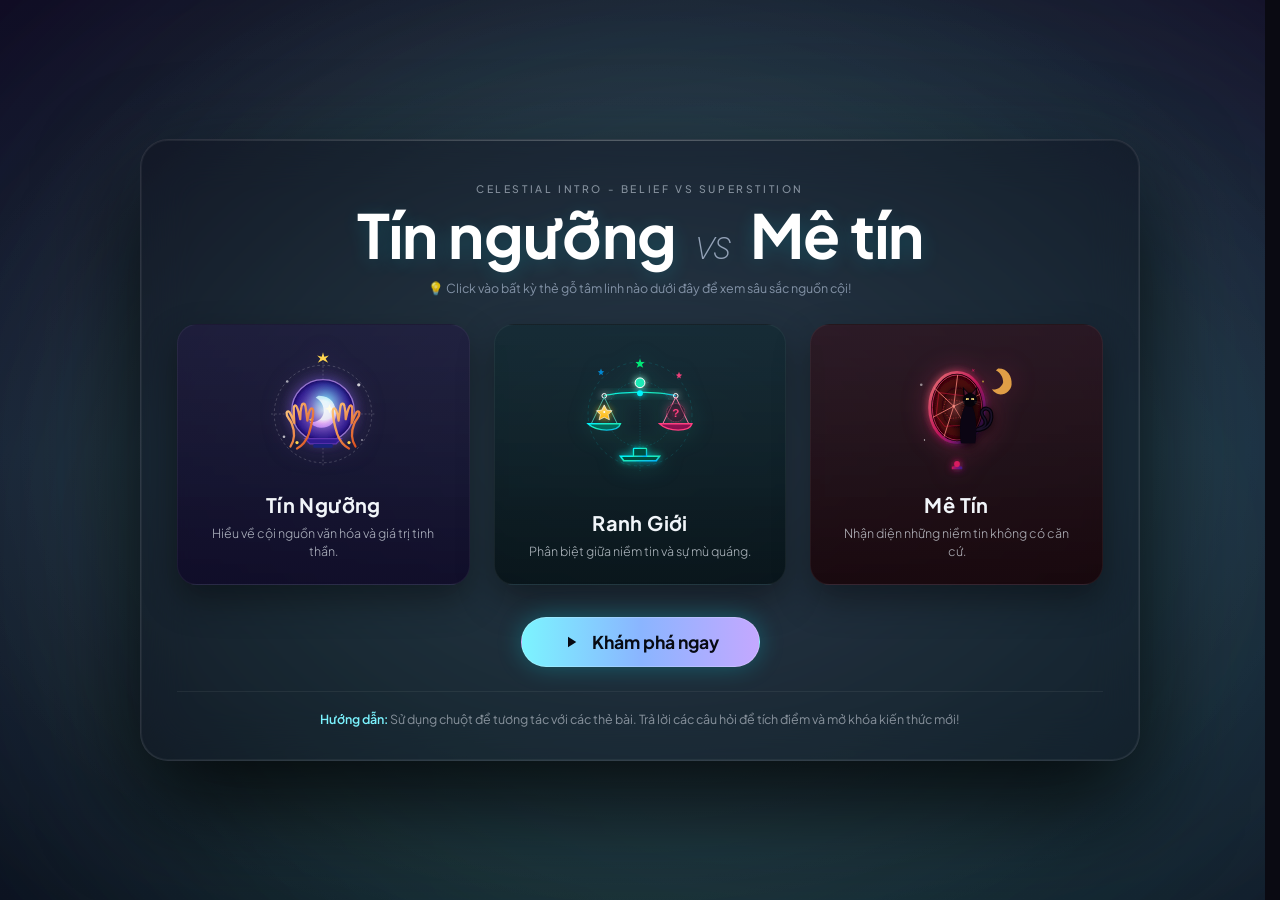
<file: game.html>
<!DOCTYPE html>
<html lang="vi">
  <head>
    <meta charset="UTF-8" />
    <meta name="viewport" content="width=device-width, initial-scale=1.0" />
    <title>Mê tín hay tín ngưỡng?</title>
    <link rel="stylesheet" href="css/styles.css" />
    <link rel="preconnect" href="https://fonts.googleapis.com" />
    <link rel="preconnect" href="https://fonts.gstatic.com" crossorigin />
    <link
      href="https://fonts.googleapis.com/css2?family=Be+Vietnam+Pro:wght@400;600;700&family=Plus+Jakarta+Sans:wght@500;600;700;800&display=swap"
      rel="stylesheet"
    />
    <link
      href="https://fonts.googleapis.com/css2?family=Cormorant+Garamond:ital,wght@0,500;0,600;0,700;1,500&family=DM+Sans:ital,opsz,wght@0,9..40,400;0,9..40,500;0,9..40,600&display=swap"
      rel="stylesheet"
    />
    <link
      href="https://fonts.googleapis.com/css2?family=Playfair+Display:ital,wght@0,700;0,900;1,700&family=Space+Grotesk:wght@400;500;600;700&display=swap"
      rel="stylesheet"
    />
  </head>
  <body>
    <!-- Trang chủ / vào game -->
    <!-- Trang chủ / vào game -->
    <div class="screen-intro" id="screenIntro" aria-hidden="false">
      <!-- Simulated Rotating Aurora Background -->
      <div class="screen-intro__aurora-bg" aria-hidden="true"></div>
      <div class="screen-intro__aurora-blob screen-intro__aurora-blob--1" aria-hidden="true"></div>
      <div class="screen-intro__aurora-blob screen-intro__aurora-blob--2" aria-hidden="true"></div>
      <div class="screen-intro__starry-overlay" aria-hidden="true"></div>

      <!-- Main Glassmorphic Panel Container -->
      <div id="main-glassmorphic-card" class="glass-panel">
        <!-- Subtle white lighting reflection overlay -->
        <div class="glass-panel__top-line"></div>
        
        <!-- Header Small Title -->
        <div class="glass-panel__header">
          <span class="glass-panel__eyebrow">Celestial Intro - Belief vs Superstition</span>
        </div>

        <!-- Huge Vietnamese Title -->
        <div class="glass-panel__title-wrap">
          <h1 class="glass-panel__title">
            Tín ngưỡng <span class="glass-panel__title-vs">vs</span> Mê tín
          </h1>
        </div>

        <!-- Quick hint for card clicks -->
        <div class="glass-panel__hint-text">
          💡 Click vào bất kỳ thẻ gỗ tâm linh nào dưới đây để xem sâu sắc nguồn cội!
        </div>

        <!-- Three Central Cards Block -->
        <div class="glass-panel__cards-grid">
          
          <!-- Card 1: Tín Ngưỡng -->
          <div id="intro-card-tin-nguong" class="intro-card intro-card--belief" role="button" tabindex="0">
            <!-- Hover lighting effect -->
            <div class="intro-card__glow"></div>
            <div class="intro-card__border-top"></div>
            <div class="intro-card__border-bottom"></div>

            <!-- Icon Block (CrystalBallSVG) -->
            <div class="intro-card__icon-wrap">
              <svg viewBox="0 0 200 200" class="svg-icon svg-icon--purple" fill="none" xmlns="http://www.w3.org/2000/svg">
                <defs>
                  <filter id="glow-purple" x="-20%" y="-20%" width="140%" height="140%">
                    <feGaussianBlur stdDeviation="8" result="blur" />
                    <feComposite in="SourceGraphic" in2="blur" operator="over" />
                  </filter>
                  <radialGradient id="sphere-grad" cx="50%" cy="50%" r="50%">
                    <stop offset="0%" stop-color="#d1c4e9" stop-opacity="0.9" />
                    <stop offset="40%" stop-color="#7e57c2" stop-opacity="0.85" />
                    <stop offset="85%" stop-color="#311b92" stop-opacity="0.9" />
                    <stop offset="100%" stop-color="#12005e" stop-opacity="0.95" />
                  </radialGradient>
                  <linearGradient id="hand-grad" x1="0%" y1="0%" x2="100%" y2="100%">
                    <stop offset="0%" stop-color="#ffcc80" />
                    <stop offset="100%" stop-color="#d84315" />
                  </linearGradient>
                  <radialGradient id="aurora-inner" cx="55%" cy="35%" r="45%">
                    <stop offset="0%" stop-color="#00f5ff" stop-opacity="0.8" />
                    <stop offset="100%" stop-color="#000000" stop-opacity="0" />
                  </radialGradient>
                </defs>
                <g stroke="#ffffff" stroke-opacity="0.3" stroke-width="1">
                  <line x1="100" y1="20" x2="100" y2="180" stroke-dasharray="3,3" />
                  <line x1="20" y1="100" x2="180" y2="100" stroke-dasharray="3,3" />
                  <circle cx="100" cy="100" r="75" stroke-dasharray="4,4" />
                </g>
                <path d="M100,5 L102,12 L109,10 L104,15 L108,21 L100,17 L92,21 L96,15 L91,10 L98,12 Z" fill="#ffd54f" />
                <circle cx="45" cy="50" r="2" fill="#fff" opacity="0.6" />
                <circle cx="155" cy="55" r="2.5" fill="#fff" opacity="0.8" />
                <circle cx="160" cy="140" r="1.5" fill="#fff" opacity="0.5" />
                <circle cx="40" cy="135" r="2" fill="#fff" opacity="0.7" />
                <g filter="url(#glow-purple)">
                  <circle cx="100" cy="95" r="48" fill="url(#sphere-grad)" stroke="#9575cd" stroke-width="2" />
                  <circle cx="100" cy="95" r="46" fill="url(#aurora-inner)" style="mix-blend-mode: screen;" />
                  <path d="M94,72 C112,72 121,85 120,102 C119,114 109,122 96,121 C90,121 82,117 79,112 C88,114 99,109 101,98 C102,87 96,78 89,75 C91,73 93,72 94,72 Z" fill="#fff" style="mix-blend-mode: overlay;" opacity="0.8" />
                  <path d="M110,85 L112,90 L117,92 L112,94 L110,99 L108,94 L103,92 L108,90 Z" fill="#fffde7" />
                  <path d="M82,105 L83,108 L86,109 L83,110 L82,113 L81,110 L78,109 L81,108 Z" fill="#ffd54f" />
                </g>
                <path d="M72,138 L128,138 L120,146 L80,146 Z" fill="#311b92" stroke="#5e35b1" stroke-width="2" />
                <rect x="85" y="146" width="30" height="6" rx="2" fill="#1a237e" />
                <g stroke="url(#hand-grad)" stroke-width="3.5" stroke-linecap="round" stroke-linejoin="round" fill="none">
                  <path d="M50,150 C55,142 58,130 52,115 C49,107 43,105 44,98 C45,95 48,95 50,100 C52,104 56,114 56,114 C56,114 55,102 55,92 C55,86 58,85 60,90 C62,94 65,108 65,108 C65,108 65,96 67,88 C68,83 72,83 73,88 C74,93 76,110 76,110 C76,110 78,98 80,94 C82,90 85,91 85,96 C85,102 82,118 78,131 C74,142 66,150 60,153" />
                  <path d="M150,150 C145,142 142,130 148,115 C151,107 157,105 156,98 C155,95 152,95 150,100 C148,104 144,114 144,114 C144,114 145,102 145,92 C145,86 142,85 140,90 C138,94 135,108 135,108 C135,108 135,96 133,88 C132,83 128,83 127,88 C126,93 124,110 124,110 C124,110 122,98 120,94 C118,90 115,91 115,96 C115,102 118,118 122,131 C126,142 134,150 140,153" />
                </g>
                <circle cx="60" cy="144" r="2.5" fill="#ffd54f" class="animate-ping-slow" />
                <circle cx="140" cy="144" r="2.5" fill="#ffd54f" class="animate-ping-slow" />
              </svg>
            </div>

            <!-- Card Content -->
            <div class="intro-card__content">
              <h3 class="intro-card__title">Tín Ngưỡng</h3>
              <p class="intro-card__desc">Hiểu về cội nguồn văn hóa và giá trị tinh thần.</p>
            </div>
          </div>

          <!-- Card 2: Ranh Giới -->
          <div id="intro-card-ranh-gioi" class="intro-card intro-card--teal" role="button" tabindex="0">
            <!-- Hover lighting effect -->
            <div class="intro-card__glow"></div>
            <div class="intro-card__border-top"></div>
            <div class="intro-card__border-bottom"></div>

            <!-- Icon Block (ScaleSVG) -->
            <div class="intro-card__icon-wrap">
              <svg viewBox="0 0 200 200" class="svg-icon svg-icon--teal" fill="none" xmlns="http://www.w3.org/2000/svg">
                <defs>
                  <filter id="glow-teal" x="-20%" y="-20%" width="140%" height="140%">
                    <feGaussianBlur stdDeviation="6" result="blur" />
                    <feComposite in="SourceGraphic" in2="blur" operator="over" />
                  </filter>
                  <linearGradient id="metal-grad" x1="0%" y1="0%" x2="100%" y2="100%">
                    <stop offset="0%" stop-color="#00f5ff" />
                    <stop offset="50%" stop-color="#1de9b6" />
                    <stop offset="100%" stop-color="#00b0ff" />
                  </linearGradient>
                  <linearGradient id="gold-grad" x1="0%" y1="0%" x2="0%" y2="100%">
                    <stop offset="0%" stop-color="#ffe082" />
                    <stop offset="100%" stop-color="#ffb300" />
                  </linearGradient>
                </defs>
                <g stroke="#00f5ff" stroke-opacity="0.2" stroke-width="1">
                  <circle cx="100" cy="100" r="80" stroke-dasharray="5,5" />
                  <circle cx="100" cy="100" r="50" stroke-dasharray="3,3" />
                  <line x1="100" y1="10" x2="100" y2="190" stroke-dasharray="2,2" />
                </g>
                <path d="M100,15 L102,20 L107,20 L103,24 L105,29 L100,26 L95,29 L97,24 L93,20 L98,20 Z" fill="#00e676" />
                <path d="M40,30 L41.5,34 L45,34.5 L42,37 L43,40.5 L40,38.5 L37,40.5 L38,37 L35,34.5 L38.5,34 Z" fill="#0288d1" />
                <path d="M160,35 L161.5,39 L165,39.5 L162,42 L163,45.5 L160,43.5 L157,45.5 L158,42 L155,39.5 L158.5,39 Z" fill="#ec407a" />
                <g filter="url(#glow-teal)">
                  <path d="M70,165 L130,165 L125,172 L75,172 Z" fill="#004d40" stroke="url(#metal-grad)" stroke-width="2.5" />
                  <rect x="90" y="153" width="20" height="12" rx="1" fill="#004d40" stroke="url(#metal-grad)" stroke-width="2" />
                  <line x1="100" y1="52" x2="100" y2="153" stroke="url(#metal-grad)" stroke-width="5.5" stroke-linecap="round" />
                  <circle cx="100" cy="52" r="7.5" fill="#1de9b6" stroke="#fff" stroke-width="1.5" />
                </g>
                <g filter="url(#glow-teal)">
                  <path d="M45,71 C70,64 130,64 155,71 L155,73 C130,66 70,66 45,73 Z" fill="url(#metal-grad)" />
                  <circle cx="100" cy="68" r="4.5" fill="#00f5ff" />
                  <circle cx="45" cy="72" r="3.5" fill="none" stroke="#fff" stroke-width="1.5" />
                  <circle cx="155" cy="72" r="3.5" fill="none" stroke="#fff" stroke-width="1.5" />
                </g>
                <g>
                  <line x1="45" y1="74" x2="25" y2="115" stroke="#4db6ac" stroke-width="1.5" />
                  <line x1="45" y1="74" x2="65" y2="115" stroke="#4db6ac" stroke-width="1.5" />
                  <path d="M20,115 L70,115 C66,128 34,128 20,115 Z" fill="#00695c" stroke="url(#metal-grad)" stroke-width="2" />
                  <g filter="drop-shadow(0px 0px 6px rgba(255, 179, 0, 0.8))" class="animate-bounce-slow">
                    <path d="M45,86 L49,94 L57,95 L51,101 L53,109 L45,105 L37,109 L39,101 L33,95 L41,94 Z" fill="url(#gold-grad)" stroke="#fff" stroke-width="1" />
                    <circle cx="45" cy="97" r="1.5" fill="#fff" />
                  </g>
                </g>
                <g>
                  <line x1="155" y1="74" x2="135" y2="115" stroke="#ff80ab" stroke-width="1.5" />
                  <line x1="155" y1="74" x2="175" y2="115" stroke="#ff80ab" stroke-width="1.5" />
                  <path d="M130,115 L180,115 C176,128 144,128 130,115 Z" fill="#880e4f" stroke="#ff4081" stroke-width="2" />
                  <g filter="drop-shadow(0px 0px 7px rgba(236, 64, 122, 0.9))" class="animate-bounce-slow2">
                    <circle cx="155" cy="98" r="14" fill="#14061a" stroke="#ec407a" stroke-width="1.5" stroke-dasharray="3,1" opacity="0.4" />
                    <text x="155" y="104" text-anchor="middle" font-size="18" font-weight="bold" fill="#ff4081" font-family="sans-serif">?</text>
                  </g>
                </g>
              </svg>
            </div>

            <!-- Card Content -->
            <div class="intro-card__content">
              <h3 class="intro-card__title">Ranh Giới</h3>
              <p class="intro-card__desc">Phân biệt giữa niềm tin và sự mù quáng.</p>
            </div>
          </div>

          <!-- Card 3: Mê Tín -->
          <div id="intro-card-me-tin" class="intro-card intro-card--rose" role="button" tabindex="0">
            <!-- Hover lighting effect -->
            <div class="intro-card__glow"></div>
            <div class="intro-card__border-top"></div>
            <div class="intro-card__border-bottom"></div>

            <!-- Icon Block (MirrorCatSVG) -->
            <div class="intro-card__icon-wrap">
              <svg viewBox="0 0 200 200" class="svg-icon svg-icon--rose" fill="none" xmlns="http://www.w3.org/2000/svg">
                <defs>
                  <filter id="glow-crimson" x="-20%" y="-20%" width="140%" height="140%">
                    <feGaussianBlur stdDeviation="6" result="blur" />
                    <feComposite in="SourceGraphic" in2="blur" operator="over" />
                  </filter>
                  <radialGradient id="mirror-shards" cx="50%" cy="50%" r="50%">
                    <stop offset="0%" stop-color="#ff8a80" stop-opacity="0.4" />
                    <stop offset="60%" stop-color="#b71c1c" stop-opacity="0.2" />
                    <stop offset="100%" stop-color="#2c0003" stop-opacity="1" />
                  </radialGradient>
                  <linearGradient id="bronze-frame" x1="0%" y1="0%" x2="100%" y2="100%">
                    <stop offset="0%" stop-color="#e57373" />
                    <stop offset="50%" stop-color="#c2185b" />
                    <stop offset="100%" stop-color="#311b92" />
                  </linearGradient>
                </defs>
                <circle cx="140" cy="50" r="1.5" fill="#ffeb3b" opacity="0.6" />
                <circle cx="50" cy="140" r="1" fill="#fff" opacity="0.8" />
                <circle cx="45" cy="55" r="2" fill="#fff" opacity="0.5" />
                <path d="M123,30 L125,32 L128,31 L126,33 L127,36 L125,34 L122,35 L124,33 Z" fill="#e91e63" opacity="0.7" class="animate-pulse" stroke-width="0.5" />
                <path d="M164,30 C178,30 185,42 184,55 C183,63 176,70 167,70 C162,70 156,66 154,62 C161,63 169,59 171,51 C171,43 166,35 160,33 C162,31 163,30 164,30 Z" fill="#ffb74d" opacity="0.85" />
                <g filter="url(#glow-crimson)">
                  <path d="M100,125 L100,175 C100,178 96,181 92,181 L92,185 C92,185 108,185 108,185 L108,181 C104,181 100,178 100,175 Z" fill="url(#bronze-frame)" />
                  <circle cx="100" cy="177" r="4.5" fill="#d81b60" />
                  <ellipse cx="100" cy="90" rx="42" ry="54" fill="#150005" stroke="url(#bronze-frame)" stroke-width="4.5" />
                  <ellipse cx="100" cy="90" rx="38" ry="50" fill="url(#mirror-shards)" stroke="#ff4081" stroke-width="1" />
                </g>
                <g stroke="#ff8a80" stroke-width="1.5" stroke-opacity="0.8">
                  <circle cx="95" cy="88" r="1.5" fill="#fff" />
                  <line x1="95" y1="88" x2="65" y2="60" />
                  <line x1="95" y1="88" x2="135" y2="70" />
                  <line x1="95" y1="88" x2="120" y2="130" />
                  <line x1="95" y1="88" x2="80" y2="135" />
                  <line x1="95" y1="88" x2="63" y2="105" />
                  <line x1="95" y1="88" x2="101" y2="40" />
                  <path d="M83,77 L110,81 L108,105 L89,107 L78,95 Z" fill="none" stroke="#ff5252" stroke-width="0.8" stroke-dasharray="2,2" />
                  <path d="M72,67 L118,73 L113,117 L81,119 L68,102 Z" fill="none" stroke="#ff1744" stroke-width="0.8" />
                </g>
                <g filter="drop-shadow(0px 3px 8px rgba(0,0,0,0.95))">
                  <path d="M128,125 C132,125 152,124 153,105 C154,88 138,89 138,98 C138,105 146,108 144,115 C142,122 134,121 127,126" stroke="#05030a" stroke-width="6" stroke-linecap="round" />
                  <path d="M128,125 C132,125 152,124 153,105 C154,88 138,89 138,98 C138,105 146,108 144,115 C142,122 134,121 127,126" stroke="#2a1b40" stroke-width="2.5" stroke-linecap="round" opacity="0.6" />
                  <path d="M106,145 C101,112 110,88 116,84 C118,83 121,84 123,88 C128,95 132,118 128,145 Z" fill="#05030a" />
                  <path d="M106,145 C101,112 110,88 116,84 C118,83 121,84 123,88 C128,95 132,118 128,145 Z" fill="#130921" opacity="0.4" />
                  <circle cx="120" cy="78" r="11" fill="#05030a" />
                  <polygon points="110,72 109,58 118,68" fill="#05030a" />
                  <polygon points="112,71 111,62 117,68" fill="#ff4081" opacity="0.3" />
                  <polygon points="122,68 131,58 130,72" fill="#05030a" />
                  <polygon points="123,68 129,62 128,71" fill="#ff4081" opacity="0.3" />
                  <ellipse cx="116" cy="77" rx="2.5" ry="1.5" fill="#ffe082" transform="rotate(-5, 116, 77)" />
                  <circle cx="116.5" cy="77" r="0.7" fill="#000" />
                  <ellipse cx="124" cy="77" rx="2.5" ry="1.5" fill="#ffe082" transform="rotate(5, 124, 77)" />
                  <circle cx="123.5" cy="77" r="0.7" fill="#000" />
                  <line x1="112" y1="81" x2="103" y2="82" stroke="#fff" stroke-width="0.5" opacity="0.3" />
                  <line x1="112" y1="83" x2="104" y2="86" stroke="#fff" stroke-width="0.5" opacity="0.3" />
                  <line x1="127" y1="81" x2="136" y2="82" stroke="#fff" stroke-width="0.5" opacity="0.3" />
                  <line x1="127" y1="83" x2="135" y2="86" stroke="#fff" stroke-width="0.5" opacity="0.3" />
                </g>
              </svg>
            </div>

            <!-- Card Content -->
            <div class="intro-card__content">
              <h3 class="intro-card__title">Mê Tín</h3>
              <p class="intro-card__desc">Nhận diện những niềm tin không có căn cứ.</p>
            </div>
          </div>

        </div>

        <!-- Bottom Button "Khám phá ngay" -->
        <div class="glass-panel__actions">
          <button type="button" id="introEnterBtn" class="explore-btn">
            <span class="explore-btn__glow"></span>
            <svg class="explore-btn__icon" viewBox="0 0 24 24" fill="currentColor">
              <path d="M8 5v14l11-7z"/>
            </svg>
            Khám phá ngay
          </button>
        </div>

        <!-- Guides Footer Line -->
        <div class="glass-panel__footer">
          <p class="glass-panel__guide-text">
            <strong>Hướng dẫn:</strong> Sử dụng chuột để tương tác với các thẻ bài. Trả lời các câu hỏi để tích điểm và mở khóa kiến thức mới!
          </p>
        </div>

      </div>

      <!-- Popup chi tiết về thẻ bài khi click vào (Tín Ngưỡng / Ranh Giới / Mê Tín) -->
      <div id="introCardDetailPopup" class="intro-detail-popup" hidden>
        <div class="intro-detail-popup__backdrop" id="introDetailCloseBackdrop"></div>
        <div class="intro-detail-popup__dialog">
          <button type="button" class="intro-detail-popup__close" id="introDetailCloseBtn">×</button>
          <div class="intro-detail-popup__content">
            <h2 id="introDetailTitle" class="intro-detail-popup__title"></h2>
            <div id="introDetailBody" class="intro-detail-popup__body"></div>
          </div>
        </div>
      </div>
    </div>

    <div class="app-bg" aria-hidden="true"></div>

    <div id="screenGame" class="screen-game" hidden>
      <div class="screen-game__viz" aria-hidden="true">
        <div class="screen-game__viz-blob screen-game__viz-blob--a"></div>
        <div class="screen-game__viz-blob screen-game__viz-blob--b"></div>
        <div class="screen-game__viz-blob screen-game__viz-blob--c"></div>
        <div class="screen-game__viz-grid"></div>
        <div class="screen-game__viz-sparkles">
          <span></span><span></span><span></span><span></span><span></span><span></span><span></span
          ><span></span>
        </div>
      </div>
      <header class="top-bar">
        <div class="brand">
          <div class="brand__mark">
            <img src="images/logo.png" alt="MLN131 Logo" style="width:32px;height:32px;object-fit:contain;border-radius:4px;">
          </div>
          <div class="brand__text">
            <span class="brand__tag">Quest</span>
            <h1>Tín ngưỡng vs mê tín</h1>
          </div>
        </div>
        <div class="top-bar__controls">
          <div class="audio-control" style="display:flex; align-items:center; gap:8px; margin-right: 16px;">
            <button type="button" id="audioToggleBtn" style="background:transparent; border:none; color:var(--text-primary); cursor:pointer; padding:4px;" title="Tắt/Mở nhạc">
              <svg id="audioIconSvg" viewBox="0 0 24 24" width="22" height="22">
                <path fill="currentColor" d="M3 9v6h4l5 5V4L7 9H3zm13.5 3c0-1.77-1.02-3.29-2.5-4.03v8.05c1.48-.73 2.5-2.25 2.5-4.02zM14 3.23v2.06c2.89.86 5 3.54 5 6.71s-2.11 5.85-5 6.71v2.06c4.01-.91 7-4.49 7-8.77s-2.99-7.86-7-8.77z"/>
              </svg>
            </button>
            <input type="range" id="volumeSlider" min="0" max="1" step="0.01" value="0.7" style="width: 80px; accent-color: var(--gold); cursor: pointer;" title="Âm lượng">
            <audio id="bgMusic" loop preload="auto">
              <source src="media/songs/background.mp3" type="audio/mpeg">
            </audio>
          </div>
          <div class="difficulty" id="difficultyGroup" role="group" aria-label="Mức độ">
            <button type="button" class="pill pill--active" data-difficulty="easy">Dễ</button>
            <button type="button" class="pill" data-difficulty="medium">Vừa</button>
            <button type="button" class="pill" data-difficulty="hard">Khó</button>
          </div>
          <div class="top-bar__meta">
            <div class="question-timer" id="questionTimerWrap" hidden>
              <span class="question-timer__label">Thời gian</span>
              <span class="question-timer__sec" id="questionTimerValue">30</span>
              <div class="question-timer__bar" aria-hidden="true">
                <span class="question-timer__fill" id="questionTimerFill"></span>
              </div>
            </div>
            <div class="score-board" id="scoreBoard" aria-live="polite">
              <span class="score-board__label">Điểm</span>
              <span class="score-board__value" id="scoreValue">0</span>
              <span class="score-board__meta" id="scoreMeta">0 / 0</span>
            </div>
          </div>
        </div>
      </header>

      <main class="layout">
        <section class="panel panel--left panel--glow panel--hints" aria-labelledby="leftHeading">
          <div class="panel__head">
            <h2 id="leftHeading">Gợi ý phân loại</h2>
          </div>

          <div class="answer-side__deep">
            <div class="answer-side__compare">
              <div class="answer-side__tile answer-side__tile--a">
                <span class="answer-side__tile-tag">A</span>
                <p class="answer-side__tile-head">Tín ngưỡng đúng đắn</p>
                <p class="answer-side__tile-body">
                  Nghi thức, lễ hội, tôn giáo… <strong>lành mạnh</strong>, công khai, không lợi dụng nỗi sợ để
                  moi tiền.
                </p>
              </div>
              <div class="answer-side__tile answer-side__tile--b">
                <span class="answer-side__tile-tag">B</span>
                <p class="answer-side__tile-head">Mê tín dị đoan</p>
                <p class="answer-side__tile-body">
                  Hứa chữa bệnh / đổi vận chắc chắn, <strong>dọa tang</strong>, ép tiền "giải hạn", mua bán linh
                  nghiệm.
                </p>
              </div>
            </div>
            <ul class="answer-side__checklist">
              <li>Có <strong>ép tài chính</strong> hoặc hứa hẹn phi lý → thường nghiêng về B.</li>
              <li>Chỉ là <strong>tập quán văn hóa</strong>, tôn trọng, không trục lợi → thường nghiêng về A.</li>
              <li>Không chắc: đọc lại mô tả trên thẻ pastel và clip (nếu có).</li>
            </ul>
            <p class="answer-side__note">Mỗi câu chỉ một đáp án đúng theo nội dung học phần.</p>
          </div>
        </section>

        <section class="panel panel--middle panel--glow" aria-labelledby="middleHeading">
          <div class="panel__head">
            <h2 id="middleHeading">Thẻ tình huống</h2>
            <p class="panel__step" id="cardStep"></p>
          </div>

          <div class="card-stage" id="flipStage">
            <div
              class="flip-master flip-master--interactive"
              id="flipMaster"
              aria-controls="fullscreenLayer"
            >
              <div class="flip-card-3d" id="flipCard3d">
                <div class="flip-card-3d__inner" id="flipInner">
                  <button
                    type="button"
                    class="flip-card-3d__face flip-card-3d__face--front"
                    id="flipFront"
                    aria-label="Lật thẻ để xem clip và chọn đáp án"
                  >
                    <span class="flip-front__noise" aria-hidden="true"></span>
                    <span class="flip-front__sheen" aria-hidden="true"></span>
                    <span class="flip-front__step" id="flipFrontStep"></span>
                    <p class="flip-front__title" id="flipFrontTitle"></p>
                    <p class="flip-front__desc" id="flipFrontDesc"></p>
                    <span class="flip-front__hint">
                      <svg class="flip-front__hint-svg" viewBox="0 0 24 24" aria-hidden="true" width="18" height="18">
                        <path
                          fill="currentColor"
                          d="M12 4a8 8 0 018 8h-2a6 6 0 10-12 0H6a8 8 0 018-8zm0 4a4 4 0 014 4h-2a2 2 0 10-4 0h-2a4 4 0 014-4zm0 4a1 1 0 011 1v1h-2v-1a1 1 0 011-1z"
                        />
                      </svg>
                      Chạm để lật thẻ
                    </span>
                  </button>
                  <div class="flip-card-3d__face flip-card-3d__face--back" aria-hidden="true">
                    <div class="flip-back__shell">
                      <div class="situation-card__media-wrap">
                        <video
                          id="previewVideo"
                          class="situation-card__video"
                          playsinline
                          muted
                          preload="auto"
                        ></video>
                        <div class="situation-card__fallback" id="previewFallback" hidden>
                          <p class="situation-card__fallback-title" id="previewFallbackTitle"></p>
                          <p class="situation-card__fallback-text" id="previewFallbackText"></p>
                        </div>
                      </div>
                      <button
                        type="button"
                        class="flip-expand-fab"
                        id="flipExpandFab"
                        aria-label="Phóng to clip toàn màn hình"
                        title="Phóng to"
                      >
                        <svg viewBox="0 0 24 24" width="22" height="22" aria-hidden="true">
                          <path
                            fill="currentColor"
                            d="M7 14H5v5h5v-2H7v-3zm-2-4h2V7h3V5H5v5zm12 7h-3v2h5v-5h-2v3zM14 5v2h3v3h2V5h-5z"
                          />
                        </svg>
                      </button>
                      <div class="situation-card__badge" id="cardBadge"></div>
                    </div>
                  </div>
                </div>
              </div>
            </div>
          </div>

          <div class="progress progress--game">
            <div class="progress__track">
              <div class="progress__bar" id="progressBar"></div>
            </div>
          </div>
        </section>

        <section class="panel panel--right panel--glow panel--answers" aria-labelledby="rightHeading">
          <div class="panel__head">
            <h2 id="rightHeading">Chọn phân loại</h2>
            <p class="panel__hint" id="answersHint">Lật thẻ trước để mở khóa chọn.</p>
          </div>

          <div class="answer-side__intro">
            <ul class="answer-side__pills">
              <li>Tự nguyện</li>
              <li>Minh bạch</li>
              <li>Không dọa nạt</li>
              <li>Không bán "thần thánh"</li>
            </ul>
            <p class="answer-side__lead">
              Hai cực phân loại — đọc tình huống kỹ, xem clip nếu cần, rồi chọn <strong>A</strong> hoặc
              <strong>B</strong> trước khi đồng hồ về 0.
            </p>
          </div>

          <div class="answers answers--game" id="answersBlock">
            <button type="button" class="answer-g answer-g--belief" data-answer="true">
              <span class="answer-g__badge">A</span>
              <span class="answer-g__icon" aria-hidden="true">✦</span>
              <span class="answer-g__body">
                <span class="answer-g__label">Tín ngưỡng đúng đắn</span>
                <span class="answer-g__sub">Sinh hoạt lành mạnh, minh bạch</span>
              </span>
              <span class="answer-g__chev" aria-hidden="true">›</span>
            </button>
            <button type="button" class="answer-g answer-g--superstition" data-answer="false">
              <span class="answer-g__badge">B</span>
              <span class="answer-g__icon" aria-hidden="true">⚠</span>
              <span class="answer-g__body">
                <span class="answer-g__label">Mê tín dị đoan</span>
                <span class="answer-g__sub">Dọa nạt, hứa hẹn phi lý, trục lợi</span>
              </span>
              <span class="answer-g__chev" aria-hidden="true">›</span>
            </button>
          </div>
        </section>
      </main>
    </div>

    <div
      class="fs-layer"
      id="fullscreenLayer"
      role="dialog"
      aria-modal="true"
      aria-label="Clip toàn màn hình"
      hidden
    >
      <div class="fs-layer__backdrop" data-fs-close></div>
      <div class="fs-layer__content">
        <button type="button" class="fs-close" id="fsClose" aria-label="Đóng">×</button>
        <div class="fs-card">
          <div class="fs-card__media">
            <video id="fsVideo" class="fs-card__video" playsinline controls preload="auto"></video>
            <div class="fs-card__fallback" id="fsFallback" hidden>
              <p class="fs-card__fallback-title" id="fsFallbackTitle"></p>
              <p class="fs-card__fallback-text" id="fsFallbackText"></p>
            </div>
          </div>
          <p class="fs-card__title" id="fsTitle"></p>
        </div>
      </div>
    </div>

    <!-- Popup đúng / sai + giải thích -->
    <div class="result-popup" id="resultPopup" hidden>
      <div class="result-popup__backdrop" data-result-close></div>
      <div
        class="result-popup__dialog"
        role="dialog"
        aria-modal="true"
        aria-labelledby="resultPopupTitle"
      >
        <div class="result-popup__header">
          <span class="result-popup__icon" id="resultPopupIcon" aria-hidden="true"></span>
          <div>
            <p class="result-popup__kicker" id="resultPopupKicker"></p>
            <h2 class="result-popup__title" id="resultPopupTitle"></h2>
          </div>
        </div>

        <div class="result-popup__grid" id="resultPopupGrid">
          <article class="result-popup__card result-popup__card--belief" data-answer-col="true">
            <header class="result-popup__card-head">
              <span class="result-popup__card-tag">Tín ngưỡng đúng đắn</span>
              <span class="result-popup__chip result-popup__chip--correct" id="resultChipBelief" hidden
                >Đáp án đúng</span
              >
            </header>
            <p class="result-popup__card-text" id="resultTextBelief"></p>
          </article>
          <article class="result-popup__card result-popup__card--superstition" data-answer-col="false">
            <header class="result-popup__card-head">
              <span class="result-popup__card-tag">Mê tín dị đoan</span>
              <span class="result-popup__chip result-popup__chip--correct" id="resultChipSuper" hidden
                >Đáp án đúng</span
              >
            </header>
            <p class="result-popup__card-text" id="resultTextSuper"></p>
          </article>
        </div>

        <!-- Unified Explanation for Theory Questions -->
        <div id="resultPopupTheoryExplanation" style="margin: 1.25rem 0; padding: 1.25rem; border-radius: 16px; border: 1px solid rgba(255,255,255,0.08); background: rgba(255,255,255,0.03); text-align: left;" hidden>
          <span style="font-family: var(--font-display); font-size: 0.72rem; font-weight: 800; letter-spacing: 0.12em; text-transform: uppercase; color: var(--gold); display: block; margin-bottom: 8px;">Giải thích lý thuyết</span>
          <p id="resultTheoryExplanationText" style="margin: 0; font-size: 0.9rem; line-height: 1.55; color: rgba(238,240,255,0.92);"></p>
        </div>

        <!-- Summary Stats and Table for Complete State -->
        <div id="resultPopupSummary" style="margin: 14px 24px; text-align: left;" hidden></div>

        <p class="result-popup__footnote" id="resultPopupFootnote"></p>

        <div class="result-popup__actions">
          <button type="button" class="result-popup__btn" id="resultPopupNext">Tiếp tục</button>
        </div>
      </div>
    </div>

    <div class="tutorial-overlay" id="tutorialOverlay" hidden>
      <div class="tutorial-card" id="tutorialCard" role="dialog" aria-modal="true" aria-labelledby="tutorialKicker">
        <p class="tutorial-card__kicker" id="tutorialKicker"></p>
        <p class="tutorial-card__msg" id="tutorialMsg"></p>
        <div class="tutorial-card__actions">
          <button type="button" class="tutorial-card__skip" id="tutorialSkip">Bỏ qua</button>
          <button type="button" class="tutorial-card__next" id="tutorialNext">Tiếp</button>
        </div>
      </div>
    </div>

    <script src="data/cards.js"></script>
    <script src="js/app.js" defer></script>
  </body>
</html>
</file>
<file: css/styles.css>
/* --- Tokens --- */
:root {
  --bg0: #0a0a12;
  --bg1: #12122a;
  --card: #18182e;
  --stroke: rgba(255, 255, 255, 0.1);
  --text: #eef0ff;
  --muted: #9aa3c7;
  --accent: #7cf4ff;
  --accent2: #c4a8ff;
  --good: #4ade80;
  --good-dim: rgba(74, 222, 128, 0.14);
  --bad: #fb7185;
  --bad-dim: rgba(251, 113, 133, 0.14);
  --shadow: 0 24px 60px rgba(0, 0, 0, 0.5);
  --radius: 20px;
  --radius-sm: 14px;
  --font: "Be Vietnam Pro", system-ui, sans-serif;
  --font-display: "Plus Jakarta Sans", "Be Vietnam Pro", system-ui, sans-serif;
  --ink: #0a0b0c;
  --gold: #e8c547;
  --gold-dim: #a67c00;
  --gold-pale: #fff3c4;
  --parchment: #e8e4dc;
  --intro-muted: #9a93b8;
  --pastel-a: #ffd6ec;
  --pastel-b: #d4f4ff;
  --pastel-c: #e6ffd9;
  --pastel-d: #fff2d6;
  --pastel-e: #e8e0ff;
  --pastel-f: #ffe4e1;
  --ease-out-expo: cubic-bezier(0.16, 1, 0.3, 1);
  --ease-spring: cubic-bezier(0.34, 1.56, 0.64, 1);
  --glow-cyan: rgba(124, 244, 255, 0.55);
  --glow-violet: rgba(196, 168, 255, 0.5);
  --glow-rose: rgba(255, 140, 200, 0.45);
}

*,
*::before,
*::after {
  box-sizing: border-box;
}

html {
  height: 100%;
  scrollbar-gutter: stable;
}

body {
  height: 100%;
  margin: 0;
  font-family: var(--font);
  color: var(--text);
  background: var(--bg0);
  overflow-x: hidden;
  -webkit-font-smoothing: antialiased;
}

.app-bg {
  position: fixed;
  inset: 0;
  z-index: -1;
  background:
    radial-gradient(1000px 600px at 8% 10%, rgba(124, 244, 255, 0.1), transparent 55%),
    radial-gradient(800px 500px at 92% 15%, rgba(196, 168, 255, 0.12), transparent 50%),
    radial-gradient(600px 400px at 50% 100%, rgba(255, 107, 157, 0.06), transparent 45%),
    linear-gradient(168deg, var(--bg0) 0%, #141428 50%, var(--bg1) 100%);
}

/* --- Header --- */
.top-bar {
  display: flex;
  flex-wrap: wrap;
  align-items: center;
  justify-content: space-between;
  gap: 1rem 2rem;
  padding: 1rem 1.5rem 1rem;
  border-bottom: 1px solid rgba(255, 255, 255, 0.08);
  backdrop-filter: blur(14px);
  background: rgba(12, 12, 28, 0.72);
}

.brand {
  display: flex;
  align-items: center;
  gap: 0.85rem;
  min-width: 0;
}

.brand__mark {
  flex-shrink: 0;
  width: 46px;
  height: 46px;
  display: grid;
  place-items: center;
  border-radius: 14px;
  background: linear-gradient(145deg, rgba(10, 8, 22, 0.9), rgba(18, 12, 38, 0.95));
  border: 1px solid rgba(200, 148, 42, 0.35);
  box-shadow:
    0 0 0 1px rgba(255, 255, 255, 0.06) inset,
    0 10px 32px rgba(200, 148, 42, 0.18);
  overflow: hidden;
}

.brand__tag {
  display: inline-block;
  font-family: var(--font-display);
  font-size: 0.62rem;
  font-weight: 800;
  letter-spacing: 0.14em;
  text-transform: uppercase;
  color: var(--accent);
  margin-bottom: 0.15rem;
}

.brand h1 {
  margin: 0;
  font-family: var(--font-display);
  font-size: clamp(1rem, 2.4vw, 1.28rem);
  font-weight: 800;
  letter-spacing: -0.03em;
}

.brand__sub {
  margin: 0.2rem 0 0;
  font-size: 0.82rem;
  color: var(--muted);
}

.top-bar__controls {
  display: flex;
  flex-wrap: wrap;
  align-items: center;
  gap: 1rem 1.25rem;
}

.difficulty {
  display: flex;
  align-items: center;
  gap: 0.45rem;
  flex-wrap: wrap;
}

.difficulty__label {
  font-size: 0.75rem;
  text-transform: uppercase;
  letter-spacing: 0.12em;
  color: var(--muted);
  margin-right: 0.25rem;
}

.pill {
  border: 1px solid var(--stroke);
  background: rgba(255, 255, 255, 0.04);
  color: var(--text);
  font-family: inherit;
  font-size: 0.85rem;
  font-weight: 600;
  padding: 0.45rem 0.9rem;
  border-radius: 999px;
  cursor: pointer;
  transition:
    transform 0.18s ease,
    border-color 0.18s ease,
    background 0.18s ease,
    box-shadow 0.22s ease;
}

.pill:hover {
  transform: translateY(-2px);
  border-color: rgba(110, 231, 255, 0.45);
  box-shadow: 0 10px 28px rgba(0, 0, 0, 0.25);
}

.pill:focus-visible {
  outline: 2px solid var(--accent);
  outline-offset: 2px;
}

.pill--active {
  border-color: rgba(110, 231, 255, 0.65);
  background: linear-gradient(135deg, rgba(110, 231, 255, 0.2), rgba(167, 139, 250, 0.18));
  box-shadow: 0 0 0 1px rgba(110, 231, 255, 0.15) inset;
}

.score-board {
  display: flex;
  align-items: baseline;
  flex-wrap: wrap;
  gap: 0.35rem 0.5rem;
  padding: 0.5rem 0.9rem;
  border-radius: 14px;
  border: 1px solid rgba(255, 255, 255, 0.1);
  background: linear-gradient(145deg, rgba(255, 255, 255, 0.06), rgba(0, 0, 0, 0.15));
}

.score-board__label {
  font-size: 0.72rem;
  text-transform: uppercase;
  letter-spacing: 0.1em;
  color: var(--muted);
}

.score-board__value {
  font-size: 1.35rem;
  font-weight: 700;
  color: var(--accent);
}

.score-board__meta {
  font-size: 0.8rem;
  color: var(--muted);
  margin-left: 0.15rem;
}

/* --- Layout --- */
.layout {
  display: grid;
  grid-template-columns: 0.85fr 1.1fr 0.85fr;
  gap: 1.25rem 1.75rem;
  padding: 1.25rem 1.5rem 2rem;
  max-width: 1400px;
  margin: 0 auto;
  align-items: start;
}

@media (max-width: 1024px) {
  .layout {
    grid-template-columns: 1.05fr 1fr;
  }

  .panel--hints {
    grid-column: span 2;
  }
}

@media (max-width: 768px) {
  .layout {
    grid-template-columns: 1fr;
  }

  .panel--hints {
    grid-column: span 1;
  }
}

/* Câu hỏi lý thuyết: ẩn cột gợi ý, thu về 2 cột */
.layout[data-card-type="theory"] {
  grid-template-columns: 1.05fr 1.1fr;
}

.layout[data-card-type="theory"] .panel--hints {
  display: none;
}

@media (max-width: 768px) {
  .layout[data-card-type="theory"] {
    grid-template-columns: 1fr;
  }
}

.panel {
  background: linear-gradient(165deg, rgba(28, 28, 52, 0.72), rgba(18, 18, 36, 0.55));
  border: 1px solid rgba(255, 255, 255, 0.09);
  border-radius: var(--radius);
  padding: 1.15rem 1.2rem 1.3rem;
  box-shadow: var(--shadow);
}

.panel--glow {
  box-shadow:
    var(--shadow),
    0 0 0 1px rgba(124, 244, 255, 0.06) inset,
    0 0 80px rgba(124, 244, 255, 0.04);
}

.panel__hint {
  margin: 0.35rem 0 0;
  font-size: 0.8rem;
  color: var(--muted);
  line-height: 1.4;
}

/* Cột chọn đáp án: thêm gợi ý, đỡ trống */
.panel--answers,
.panel--hints {
  display: flex;
  flex-direction: column;
  gap: 0.85rem;
  min-height: 0;
}

.answer-side__intro {
  padding: 0.65rem 0.75rem 0.75rem;
  border-radius: 14px;
  border: 1px solid rgba(255, 255, 255, 0.08);
  background: linear-gradient(145deg, rgba(124, 244, 255, 0.06), rgba(196, 168, 255, 0.04));
}

.answer-side__pills {
  display: flex;
  flex-wrap: wrap;
  gap: 0.35rem;
  margin: 0 0 0.55rem;
  padding: 0;
  list-style: none;
}

.answer-side__pills li {
  font-family: var(--font-display);
  font-size: 0.58rem;
  font-weight: 800;
  letter-spacing: 0.06em;
  text-transform: uppercase;
  padding: 0.28rem 0.5rem;
  border-radius: 999px;
  border: 1px solid rgba(255, 255, 255, 0.12);
  background: rgba(0, 0, 0, 0.2);
  color: rgba(255, 255, 255, 0.85);
}

.answer-side__lead {
  margin: 0;
  font-size: 0.78rem;
  line-height: 1.55;
  color: var(--muted);
}

.answer-side__lead strong {
  color: var(--accent);
  font-weight: 800;
}

.answer-side__deep {
  margin-top: auto;
  padding-top: 0.25rem;
  display: flex;
  flex-direction: column;
  gap: 0.65rem;
}

.answer-side__deep-title {
  margin: 0;
  font-family: var(--font-display);
  font-size: 0.72rem;
  font-weight: 800;
  letter-spacing: 0.12em;
  text-transform: uppercase;
  color: rgba(255, 255, 255, 0.55);
}

.answer-side__compare {
  display: grid;
  grid-template-columns: 1fr 1fr;
  gap: 0.5rem;
}

@media (max-width: 380px) {
  .answer-side__compare {
    grid-template-columns: 1fr;
  }
}

.answer-side__tile {
  padding: 0.65rem 0.7rem 0.7rem;
  border-radius: 12px;
  border: 1px solid rgba(255, 255, 255, 0.1);
  background: rgba(0, 0, 0, 0.22);
  position: relative;
  overflow: hidden;
}

.answer-side__tile::before {
  content: "";
  position: absolute;
  top: 0;
  left: 0;
  right: 0;
  height: 3px;
  border-radius: 12px 12px 0 0;
  opacity: 0.85;
}

.answer-side__tile--a::before {
  background: linear-gradient(90deg, #4ade80, #22d3ee);
}

.answer-side__tile--b::before {
  background: linear-gradient(90deg, #fb7185, #fbbf24);
}

.answer-side__tile-tag {
  display: inline-block;
  font-family: var(--font-display);
  font-size: 0.58rem;
  font-weight: 800;
  letter-spacing: 0.1em;
  margin-bottom: 0.25rem;
  color: rgba(255, 255, 255, 0.45);
}

.answer-side__tile-head {
  margin: 0 0 0.3rem;
  font-family: var(--font-display);
  font-size: 0.78rem;
  font-weight: 800;
  letter-spacing: -0.02em;
  line-height: 1.25;
}

.answer-side__tile--a .answer-side__tile-head {
  color: #86efac;
}

.answer-side__tile--b .answer-side__tile-head {
  color: #fca5a5;
}

.answer-side__tile-body {
  margin: 0;
  font-size: 0.72rem;
  line-height: 1.45;
  color: rgba(230, 235, 255, 0.88);
}

.answer-side__tile-body strong {
  color: #fff;
  font-weight: 700;
}

.answer-side__checklist {
  margin: 0;
  padding: 0.55rem 0.65rem 0.6rem 1.35rem;
  border-radius: 12px;
  background: rgba(0, 0, 0, 0.18);
  border: 1px dashed rgba(255, 255, 255, 0.12);
  font-size: 0.76rem;
  line-height: 1.5;
  color: rgba(220, 225, 255, 0.9);
}

.answer-side__checklist li {
  margin-bottom: 0.35rem;
}

.answer-side__checklist li:last-child {
  margin-bottom: 0;
}

.answer-side__checklist strong {
  color: var(--accent);
  font-weight: 700;
}

.answer-side__note {
  margin: 0;
  font-size: 0.68rem;
  line-height: 1.45;
  color: rgba(154, 163, 199, 0.95);
  font-style: italic;
  text-align: center;
  padding: 0.35rem 0.25rem 0;
}

.panel__head h2 {
  margin: 0;
  font-size: 1rem;
  font-weight: 700;
}

.hint {
  margin: 0.35rem 0 0;
  font-size: 0.8rem;
  color: var(--muted);
}

/* --- Flip card (pastel front → clip back) — cao tối đa ~85% màn hình --- */
.card-stage {
  display: flex;
  justify-content: center;
  align-items: center;
  margin-top: 1rem;
  perspective: 1200px;
  min-height: 0;
}

.flip-master {
  --card-cap-h: min(76.5vh, 76.5dvh, 76.5svh);
  position: relative;
  width: min(100%, calc(var(--card-cap-h) * 9 / 16));
  max-height: var(--card-cap-h);
  aspect-ratio: 9 / 16;
  height: auto;
  margin-inline: auto;
}

.flip-master--interactive {
  cursor: default;
}

.flip-card-3d {
  width: 100%;
  height: 100%;
  position: relative;
  transform-style: preserve-3d;
}

.flip-card-3d__inner {
  position: relative;
  width: 100%;
  height: 100%;
  transform-style: preserve-3d;
  transition: transform 0.75s cubic-bezier(0.4, 0.2, 0.2, 1);
  border-radius: 24px;
}

.flip-card-3d__inner.is-flipped {
  transform: rotateY(180deg);
}

.flip-card-3d__face {
  position: absolute;
  inset: 0;
  border-radius: 24px;
  backface-visibility: hidden;
  -webkit-backface-visibility: hidden;
}

.flip-card-3d__face--back {
  transform: rotateY(180deg) translateZ(0.02px);
  overflow: hidden;
  box-shadow:
    0 0 0 1px rgba(255, 255, 255, 0.1),
    0 24px 56px rgba(0, 0, 0, 0.45);
}

.flip-back__shell {
  position: absolute;
  inset: 5px;
  border-radius: 19px;
  overflow: hidden;
  display: flex;
  flex-direction: column;
  background: #0c1024;
}

.flip-card-3d__shine {
  display: none;
}

/* Front: pastel */
.flip-card-3d__face--front {
  border: none;
  padding: 0;
  margin: 0;
  font: inherit;
  text-align: left;
  cursor: pointer;
  display: flex;
  flex-direction: column;
  justify-content: space-between;
  padding: 1.25rem 1.2rem 1.15rem;
  overflow: hidden;
  transform: translateZ(0.01px);
  box-shadow:
    0 0 0 1px rgba(255, 255, 255, 0.35) inset,
    0 20px 50px rgba(0, 0, 0, 0.18);
  transition:
    transform 0.35s cubic-bezier(0.22, 1, 0.36, 1),
    box-shadow 0.35s ease;
}

.flip-front__noise {
  position: absolute;
  inset: 0;
  opacity: 0.04;
  pointer-events: none;
  background-image: url("data:image/svg+xml,%3Csvg viewBox='0 0 256 256' xmlns='http://www.w3.org/2000/svg'%3E%3Cfilter id='n'%3E%3CfeTurbulence type='fractalNoise' baseFrequency='0.9' numOctaves='3'/%3E%3C/filter%3E%3Crect width='100%25' height='100%25' filter='url(%23n)'/%3E%3C/svg%3E");
}

.flip-master--interactive:not(.flip-master--disabled):hover .flip-card-3d__face--front:not(:disabled) {
  transform: translateZ(0.01px);
  box-shadow:
    0 0 0 1px rgba(255, 255, 255, 0.45) inset,
    0 28px 60px rgba(0, 0, 0, 0.22);
}

.flip-card-3d__face--front:disabled {
  cursor: default;
  opacity: 0.85;
}

.flip-card-3d__face--front:focus-visible {
  outline: 3px solid var(--accent);
  outline-offset: 4px;
}

.flip-front__step {
  position: relative;
  z-index: 1;
  font-family: var(--font-display);
  font-size: 0.62rem;
  font-weight: 800;
  letter-spacing: 0.16em;
  text-transform: uppercase;
  opacity: 0.75;
}

.flip-front__title {
  position: relative;
  z-index: 1;
  margin: 0.5rem 0 0.65rem;
  font-family: var(--font-display);
  font-size: 0.95rem;
  font-weight: 800;
  line-height: 1.3;
  letter-spacing: -0.02em;
}

.flip-front__desc {
  position: relative;
  z-index: 1;
  margin: 0;
  flex: 1;
  font-size: 0.88rem;
  line-height: 1.55;
  font-weight: 500;
  opacity: 0.92;
}

.flip-front__hint {
  position: relative;
  z-index: 1;
  display: inline-flex;
  align-items: center;
  gap: 0.45rem;
  margin-top: 1rem;
  font-family: var(--font-display);
  font-size: 0.72rem;
  font-weight: 700;
  letter-spacing: 0.06em;
  text-transform: uppercase;
  opacity: 0.8;
}

.flip-front__hint-svg {
  flex-shrink: 0;
  opacity: 0.9;
}

/* Pastel themes (data-pastel 0–5) */
.flip-card-3d__face--front[data-pastel="0"] {
  background: linear-gradient(155deg, #ffe0f3 0%, var(--pastel-a) 45%, #ffc8e8 100%);
  color: #4a1a3d;
}

.flip-card-3d__face--front[data-pastel="1"] {
  background: linear-gradient(155deg, #e8fbff 0%, var(--pastel-b) 50%, #b8ecff 100%);
  color: #0a3550;
}

.flip-card-3d__face--front[data-pastel="2"] {
  background: linear-gradient(155deg, #f4ffe8 0%, var(--pastel-c) 50%, #d4f5bc 100%);
  color: #1f4518;
}

.flip-card-3d__face--front[data-pastel="3"] {
  background: linear-gradient(155deg, #fff9e8 0%, var(--pastel-d) 50%, #ffe0a8 100%);
  color: #5a3a0a;
}

.flip-card-3d__face--front[data-pastel="4"] {
  background: linear-gradient(155deg, #f2ecff 0%, var(--pastel-e) 55%, #ddd0ff 100%);
  color: #2d1f55;
}

.flip-card-3d__face--front[data-pastel="5"] {
  background: linear-gradient(155deg, #fff0ed 0%, var(--pastel-f) 50%, #ffcbc4 100%);
  color: #5c1e1e;
}

/* Back: video area */
.situation-card__media-wrap {
  position: relative;
  flex: 1;
  min-height: 0;
  background: #080c1a;
}

.situation-card__video {
  position: relative;
  z-index: 1;
  width: 100%;
  height: 100%;
  object-fit: cover;
  display: block;
}

.situation-card__fallback {
  position: absolute;
  inset: 0;
  z-index: 2;
  padding: 1rem;
  display: flex;
  flex-direction: column;
  justify-content: center;
  gap: 0.5rem;
  background: linear-gradient(180deg, #141c36, #0d1328);
}

.situation-card__fallback[hidden],
.fs-card__fallback[hidden] {
  display: none !important;
  pointer-events: none;
}

.situation-card__fallback-title {
  margin: 0;
  font-weight: 700;
  font-size: 0.95rem;
}

.situation-card__fallback-text {
  margin: 0;
  font-size: 0.82rem;
  color: var(--muted);
  line-height: 1.45;
}

.situation-card__badge {
  position: absolute;
  top: 0.55rem;
  right: 0.55rem;
  z-index: 4;
  font-size: 0.62rem;
  font-weight: 800;
  font-family: var(--font-display);
  text-transform: uppercase;
  letter-spacing: 0.08em;
  padding: 0.28rem 0.5rem;
  border-radius: 8px;
  background: rgba(0, 0, 0, 0.55);
  border: 1px solid rgba(255, 255, 255, 0.15);
  color: #fff;
}

.flip-expand-fab {
  position: absolute;
  bottom: 0.65rem;
  right: 0.65rem;
  z-index: 5;
  width: 48px;
  height: 48px;
  border-radius: 50%;
  border: 2px solid rgba(255, 255, 255, 0.35);
  background: linear-gradient(145deg, rgba(255, 255, 255, 0.2), rgba(0, 0, 0, 0.35));
  backdrop-filter: blur(8px);
  color: #fff;
  cursor: pointer;
  display: grid;
  place-items: center;
  box-shadow: 0 10px 28px rgba(0, 0, 0, 0.4);
  opacity: 0;
  pointer-events: none;
  transform: scale(0.85);
  transition:
    opacity 0.35s ease,
    transform 0.35s cubic-bezier(0.22, 1, 0.36, 1),
    background 0.2s ease,
    border-color 0.2s ease;
}

.flip-card-3d__inner.is-flipped .flip-expand-fab {
  opacity: 1;
  pointer-events: auto;
  transform: scale(1);
}

.flip-expand-fab:hover {
  background: linear-gradient(145deg, rgba(124, 244, 255, 0.35), rgba(196, 168, 255, 0.25));
  border-color: rgba(124, 244, 255, 0.65);
}

.flip-expand-fab:focus-visible {
  outline: 3px solid var(--accent);
  outline-offset: 3px;
}

.flip-master--disabled {
  filter: grayscale(0.15);
  opacity: 0.88;
}

.flip-master--disabled .flip-card-3d__face--front {
  cursor: default;
}

.panel__step {
  margin: 0.25rem 0 0;
  font-size: 0.8rem;
  color: var(--muted);
}

/* --- Progress --- */
.progress--game {
  margin-top: 1.1rem;
}

.progress__track {
  height: 8px;
  border-radius: 999px;
  background: rgba(255, 255, 255, 0.06);
  overflow: hidden;
  box-shadow: 0 0 0 1px rgba(255, 255, 255, 0.05) inset;
}

.progress__bar {
  height: 100%;
  width: 0%;
  border-radius: inherit;
  background: linear-gradient(90deg, #7cf4ff, #c4a8ff, #ff9ecd);
  transition: width 0.45s cubic-bezier(0.22, 1, 0.36, 1);
}

/* --- Answers (game style) --- */
.answers--game {
  margin-top: 0;
  display: flex;
  flex-direction: column;
  gap: 0.75rem;
}

.answer-g {
  position: relative;
  display: grid;
  grid-template-columns: auto auto 1fr auto;
  align-items: center;
  gap: 0.65rem 0.75rem;
  width: 100%;
  padding: 0.95rem 1rem 0.95rem 0.85rem;
  border-radius: 16px;
  border: 1px solid rgba(255, 255, 255, 0.1);
  background: linear-gradient(145deg, rgba(255, 255, 255, 0.06), rgba(0, 0, 0, 0.12));
  color: inherit;
  font-family: var(--font-display);
  text-align: left;
  cursor: pointer;
  overflow: hidden;
  transition:
    transform 0.22s ease,
    border-color 0.22s ease,
    box-shadow 0.25s ease,
    opacity 0.25s ease;
}

.answer-g::before {
  content: "";
  position: absolute;
  inset: 0;
  background: radial-gradient(420px 100px at var(--mx, 50%) var(--my, 50%), rgba(255, 255, 255, 0.1), transparent 55%);
  opacity: 0;
  transition: opacity 0.25s ease;
  pointer-events: none;
}

.answer-g:hover::before {
  opacity: 1;
}

.answer-g:hover:not(:disabled) {
  transform: translateY(-3px);
  border-color: rgba(255, 255, 255, 0.2);
  box-shadow: 0 16px 40px rgba(0, 0, 0, 0.35);
}

.answer-g:active:not(:disabled) {
  transform: translateY(-1px) scale(0.995);
}

.answer-g:focus-visible {
  outline: 2px solid var(--accent);
  outline-offset: 3px;
}

.answer-g:disabled {
  cursor: default;
}

.answer-g__badge {
  width: 28px;
  height: 28px;
  border-radius: 8px;
  display: grid;
  place-items: center;
  font-size: 0.72rem;
  font-weight: 800;
  background: rgba(0, 0, 0, 0.25);
  border: 1px solid rgba(255, 255, 255, 0.12);
}

.answer-g__icon {
  width: 40px;
  height: 40px;
  border-radius: 12px;
  display: grid;
  place-items: center;
  font-size: 1.1rem;
  line-height: 1;
}

.answer-g--belief .answer-g__icon {
  background: linear-gradient(135deg, rgba(74, 222, 128, 0.35), rgba(124, 244, 255, 0.2));
  box-shadow: 0 0 0 1px rgba(74, 222, 128, 0.35) inset;
}

.answer-g--superstition .answer-g__icon {
  background: linear-gradient(135deg, rgba(251, 113, 133, 0.4), rgba(255, 180, 100, 0.2));
  box-shadow: 0 0 0 1px rgba(251, 113, 133, 0.35) inset;
}

.answer-g__body {
  display: flex;
  flex-direction: column;
  gap: 0.15rem;
  min-width: 0;
}

.answer-g__label {
  font-weight: 800;
  font-size: 0.95rem;
  letter-spacing: -0.02em;
}

.answer-g__sub {
  font-size: 0.72rem;
  font-weight: 500;
  color: var(--muted);
  line-height: 1.35;
}

.answer-g__chev {
  font-size: 1.35rem;
  font-weight: 300;
  color: rgba(255, 255, 255, 0.25);
}

.answer-g--correct {
  animation: answer-pop-correct 0.55s ease;
  border-color: rgba(74, 222, 128, 0.75) !important;
  background: var(--good-dim) !important;
  box-shadow:
    0 0 0 1px rgba(74, 222, 128, 0.3) inset,
    0 0 36px rgba(74, 222, 128, 0.18) !important;
}

.answer-g--wrong {
  animation: shake-wrong 0.52s cubic-bezier(0.36, 0.07, 0.19, 0.97) both;
  border-color: rgba(251, 113, 133, 0.75) !important;
  background: var(--bad-dim) !important;
}

.answer-g--reveal {
  opacity: 1;
}

.answer-g--dim:not(.answer-g--correct):not(.answer-g--wrong) {
  opacity: 0.38;
  transform: none;
}

.answer-g--locked {
  opacity: 0.45;
  pointer-events: none;
}

@keyframes answer-pop-correct {
  0% {
    transform: scale(1);
  }

  40% {
    transform: scale(1.02);
  }

  100% {
    transform: scale(1);
  }
}

@keyframes shake-wrong {

  0%,
  100% {
    transform: translateX(0);
  }

  15% {
    transform: translateX(-10px);
  }

  30% {
    transform: translateX(8px);
  }

  45% {
    transform: translateX(-6px);
  }

  60% {
    transform: translateX(5px);
  }

  75% {
    transform: translateX(-3px);
  }
}

/* --- Fullscreen --- */
.fs-layer[hidden] {
  display: none !important;
}

.fs-layer {
  position: fixed;
  inset: 0;
  z-index: 1000;
  display: grid;
  place-items: center;
  padding: 1rem;
}

.fs-layer__backdrop {
  position: absolute;
  inset: 0;
  background: rgba(4, 8, 20, 0.72);
  backdrop-filter: blur(10px);
  opacity: 0;
  animation: fs-backdrop-in 0.35s ease forwards;
}

@keyframes fs-backdrop-in {
  to {
    opacity: 1;
  }
}

.fs-layer__content {
  position: relative;
  z-index: 1;
  width: min(420px, 100%);
  transform: scale(0.88) translateY(16px);
  opacity: 0;
  animation: fs-card-in 0.45s cubic-bezier(0.22, 1, 0.36, 1) 0.08s forwards;
}

@keyframes fs-card-in {
  to {
    transform: scale(1) translateY(0);
    opacity: 1;
  }
}

.fs-close {
  position: absolute;
  top: -12px;
  right: -8px;
  z-index: 2;
  width: 44px;
  height: 44px;
  border-radius: 50%;
  border: 1px solid var(--stroke);
  background: rgba(22, 31, 58, 0.95);
  color: var(--text);
  font-size: 1.6rem;
  line-height: 1;
  cursor: pointer;
  display: grid;
  place-items: center;
  box-shadow: var(--shadow);
  transition: transform 0.2s ease, background 0.2s ease;
}

.fs-close:hover {
  transform: scale(1.08) rotate(90deg);
  background: rgba(40, 52, 90, 0.98);
}

.fs-close:focus-visible {
  outline: 2px solid var(--accent);
  outline-offset: 2px;
}

.fs-card {
  border-radius: 24px;
  overflow: hidden;
  border: 1px solid rgba(255, 255, 255, 0.14);
  box-shadow: 0 40px 100px rgba(0, 0, 0, 0.55);
  background: var(--card);
}

.fs-card__media {
  position: relative;
  aspect-ratio: 9 / 16;
  background: #050810;
}

.fs-card__video {
  width: 100%;
  height: 100%;
  object-fit: cover;
  display: block;
}

.fs-card__fallback {
  position: absolute;
  inset: 0;
  padding: 1.25rem;
  display: flex;
  flex-direction: column;
  justify-content: center;
  gap: 0.65rem;
  background: linear-gradient(180deg, #141c36, #0a0f1f);
}

.fs-card__fallback-title {
  margin: 0;
  font-weight: 700;
  font-size: 1.05rem;
}

.fs-card__fallback-text {
  margin: 0;
  font-size: 0.9rem;
  color: var(--muted);
  line-height: 1.5;
}

.fs-card__title {
  display: none;
}

/* --- Result popup (đúng / sai + giải thích) --- */
.result-popup[hidden] {
  display: none !important;
}

.result-popup {
  position: fixed;
  inset: 0;
  z-index: 3100;
  display: grid;
  place-items: center;
  padding: 1rem;
  box-sizing: border-box;
}

.result-popup__backdrop {
  position: absolute;
  inset: 0;
  background: rgba(4, 4, 14, 0.76);
  backdrop-filter: blur(8px);
  animation: result-bg-in 0.3s ease forwards;
}

@keyframes result-bg-in {
  from {
    opacity: 0;
  }

  to {
    opacity: 1;
  }
}

.result-popup__dialog {
  position: relative;
  z-index: 1;
  width: min(560px, 100%);
  max-height: min(88vh, 720px);
  overflow: hidden;
  padding: 1.35rem 1.35rem 1.25rem;
  border-radius: 22px;
  border: 1px solid rgba(255, 255, 255, 0.12);
  background: linear-gradient(165deg, rgba(32, 32, 56, 0.97), rgba(16, 16, 36, 0.98));
  box-shadow: 0 40px 100px rgba(0, 0, 0, 0.55), 0 0 0 1px rgba(124, 244, 255, 0.08) inset;
  animation: result-dialog-in 0.4s cubic-bezier(0.22, 1, 0.36, 1) forwards;
}

/* Custom scrollbars for modal containers to look sleek and prevent native OS thick scrollbars */
.screen-intro__frame::-webkit-scrollbar {
  width: 6px;
}

.screen-intro__frame::-webkit-scrollbar-track {
  background: transparent;
}

.screen-intro__frame::-webkit-scrollbar-thumb {
  background: rgba(255, 255, 255, 0.16);
  border-radius: 99px;
}

.screen-intro__frame::-webkit-scrollbar-thumb:hover {
  background: rgba(255, 255, 255, 0.3);
}

.screen-intro__frame {
  scrollbar-width: thin;
  scrollbar-color: rgba(255, 255, 255, 0.16) transparent;
}

@keyframes result-dialog-in {
  from {
    opacity: 0;
    transform: translateY(16px) scale(0.96);
  }

  to {
    opacity: 1;
    transform: translateY(0) scale(1);
  }
}

.result-popup__header {
  display: flex;
  align-items: flex-start;
  gap: 0.85rem;
  margin-bottom: 1.1rem;
}

.result-popup__icon {
  width: 48px;
  height: 48px;
  border-radius: 14px;
  display: grid;
  place-items: center;
  font-size: 1.5rem;
  flex-shrink: 0;
}

.result-popup--correct .result-popup__icon {
  background: linear-gradient(135deg, rgba(74, 222, 128, 0.35), rgba(124, 244, 255, 0.2));
  box-shadow: 0 0 0 1px rgba(74, 222, 128, 0.4) inset;
}

.result-popup--wrong .result-popup__icon,
.result-popup--time .result-popup__icon {
  background: linear-gradient(135deg, rgba(251, 113, 133, 0.35), rgba(255, 180, 100, 0.2));
  box-shadow: 0 0 0 1px rgba(251, 113, 133, 0.35) inset;
}

.result-popup__kicker {
  margin: 0 0 0.25rem;
  font-family: var(--font-display);
  font-size: 0.65rem;
  font-weight: 800;
  letter-spacing: 0.18em;
  text-transform: uppercase;
  color: var(--accent);
}

.result-popup__title {
  margin: 0;
  font-family: var(--font-display);
  font-size: 1.35rem;
  font-weight: 800;
  letter-spacing: -0.03em;
  line-height: 1.2;
}

.result-popup__grid {
  display: grid;
  gap: 0.75rem;
}

@media (min-width: 520px) {
  .result-popup__grid {
    grid-template-columns: 1fr 1fr;
  }
}

.result-popup__card {
  padding: 0.9rem 1rem;
  border-radius: 16px;
  border: 1px solid rgba(255, 255, 255, 0.1);
  background: rgba(0, 0, 0, 0.2);
}

.result-popup__card--belief {
  border-color: rgba(74, 222, 128, 0.25);
}

.result-popup__card--superstition {
  border-color: rgba(251, 113, 133, 0.25);
}

.result-popup__card-head {
  display: flex;
  flex-wrap: wrap;
  align-items: center;
  justify-content: space-between;
  gap: 0.35rem;
  margin-bottom: 0.55rem;
}

.result-popup__card-tag {
  font-family: var(--font-display);
  font-size: 0.68rem;
  font-weight: 800;
  letter-spacing: 0.06em;
  text-transform: uppercase;
  opacity: 0.9;
}

.result-popup__card--belief .result-popup__card-tag {
  color: #86efac;
}

.result-popup__card--superstition .result-popup__card-tag {
  color: #fca5a5;
}

.result-popup__chip {
  font-size: 0.58rem;
  font-weight: 800;
  letter-spacing: 0.12em;
  text-transform: uppercase;
  padding: 0.2rem 0.45rem;
  border-radius: 6px;
  background: rgba(124, 244, 255, 0.15);
  color: var(--accent);
  border: 1px solid rgba(124, 244, 255, 0.35);
}

.result-popup__card.is-correct-answer {
  box-shadow: 0 0 0 2px rgba(124, 244, 255, 0.45);
  background: rgba(124, 244, 255, 0.06);
}

.result-popup__card-text {
  margin: 0;
  font-size: 0.84rem;
  line-height: 1.55;
  color: var(--text);
  opacity: 0.95;
}

.result-popup__footnote {
  margin: 1rem 0 0;
  font-size: 0.78rem;
  color: var(--muted);
  line-height: 1.45;
}

.result-popup__actions {
  margin-top: 1.15rem;
  display: flex;
  justify-content: flex-end;
}

.result-popup__btn {
  font-family: var(--font-display);
  font-size: 0.88rem;
  font-weight: 800;
  padding: 0.65rem 1.75rem;
  border-radius: 999px;
  border: none;
  cursor: pointer;
  color: #0a0a14;
  background: linear-gradient(135deg, var(--accent), #c4a8ff);
  box-shadow: 0 12px 36px rgba(124, 244, 255, 0.28);
  transition: transform 0.2s ease, filter 0.2s ease;
}

.result-popup__btn:hover {
  transform: translateY(-2px);
  filter: brightness(1.05);
}

.result-popup__btn:focus-visible {
  outline: 2px solid var(--accent);
  outline-offset: 3px;
}

/* Confetti-lite particles (CSS only via JS adding class on body - optional) */
body.fx-correct::after {
  content: "";
  position: fixed;
  pointer-events: none;
  inset: 0;
  z-index: 999;
  background: radial-gradient(circle at 20% 30%, rgba(52, 211, 153, 0.12), transparent 40%),
    radial-gradient(circle at 80% 20%, rgba(110, 231, 255, 0.1), transparent 35%);
  animation: fx-fade 0.8s ease forwards;
}

@keyframes fx-fade {
  from {
    opacity: 0;
  }

  30% {
    opacity: 1;
  }

  to {
    opacity: 0;
  }
}

/* ═══ Trang chủ / vào game (game UI) ═══ */

.screen-intro {
  position: fixed;
  inset: 0;
  z-index: 4000;
  display: flex;
  align-items: center;
  justify-content: center;
  min-height: 100dvh;
  padding: 1.25rem;
  font-family: var(--font-display), "DM Sans", system-ui, sans-serif;
  color: #e8e6ff;
  overflow: hidden;
  user-select: none;
  -webkit-user-select: none;
}

.screen-intro[hidden] {
  display: none !important;
}

/* Simulated Rotating Aurora Background */
.screen-intro__aurora-bg {
  position: absolute;
  inset: 0;
  background: linear-gradient(to bottom, #0a051d 0%, #051125 50%, #010815 100%);
  z-index: 0;
}

.screen-intro__aurora-blob {
  position: absolute;
  border-radius: 50%;
  pointer-events: none;
  z-index: 0;
}

.screen-intro__aurora-blob--1 {
  top: -25%;
  left: -25%;
  width: 150%;
  height: 150%;
  background: gradient(radial, 50% 50%, 0, 50% 50%, 40%, from(rgba(0, 245, 255, 0.12)), to(transparent));
  background: radial-gradient(circle at center, rgba(124, 244, 255, 0.15) 0%, rgba(74, 222, 128, 0.1) 40%, rgba(196, 168, 255, 0.05) 70%, transparent 100%);
  filter: blur(130px);
  animation: aurora-spin-1 40s linear infinite;
}

.screen-intro__aurora-blob--2 {
  bottom: -33%;
  right: -33%;
  width: 140%;
  height: 140%;
  background: radial-gradient(circle at center, rgba(196, 168, 255, 0.12) 0%, rgba(124, 244, 255, 0.1) 45%, rgba(255, 107, 157, 0.08) 75%, transparent 100%);
  filter: blur(140px);
  animation: aurora-spin-2 35s linear infinite;
}

.screen-intro__starry-overlay {
  position: absolute;
  inset: 0;
  background: radial-gradient(ellipse at center, rgba(255, 255, 255, 0.12) 0%, rgba(0, 0, 0, 0) 80%);
  mix-blend-mode: screen;
  pointer-events: none;
  z-index: 0;
}

@keyframes aurora-spin-1 {
  0% {
    transform: rotate(0deg) scale(1);
  }

  50% {
    transform: rotate(180deg) scale(1.15);
  }

  100% {
    transform: rotate(360deg) scale(1);
  }
}

@keyframes aurora-spin-2 {
  0% {
    transform: rotate(360deg) scale(1.1);
  }

  50% {
    transform: rotate(180deg) scale(0.9);
  }

  100% {
    transform: rotate(0deg) scale(1.1);
  }
}

/* Glassmorphic Panel Card */
.glass-panel {
  position: relative;
  z-index: 10;
  width: min(1000px, 100%);
  max-height: min(94dvh, 850px);
  overflow-y: auto;
  overflow-x: hidden;
  border-radius: 28px;
  backdrop-filter: blur(24px);
  -webkit-backdrop-filter: blur(24px);
  background: rgba(10, 12, 26, 0.42);
  border: 1px solid rgba(255, 255, 255, 0.1);
  padding: 2.25rem 2.25rem 2rem;
  display: flex;
  flex-direction: column;
  box-shadow:
    0 40px 100px rgba(0, 0, 0, 0.85),
    0 0 0 1px rgba(255, 255, 255, 0.05) inset,
    0 0 80px rgba(0, 245, 255, 0.04);
  transition: border-color 0.5s ease, box-shadow 0.5s ease;
  scrollbar-width: thin;
  scrollbar-color: rgba(255, 255, 255, 0.1) transparent;
}

.glass-panel::-webkit-scrollbar {
  width: 6px;
}

.glass-panel::-webkit-scrollbar-track {
  background: transparent;
}

.glass-panel::-webkit-scrollbar-thumb {
  background: rgba(255, 255, 255, 0.12);
  border-radius: 99px;
}

.glass-panel:hover {
  border-color: rgba(255, 255, 255, 0.15);
}

.glass-panel__top-line {
  position: absolute;
  top: 0;
  left: 0;
  right: 0;
  height: 1.5px;
  background: linear-gradient(90deg, transparent, rgba(255, 255, 255, 0.22), transparent);
}

.glass-panel__header {
  text-align: center;
  margin-bottom: 0.25rem;
}

.glass-panel__eyebrow {
  font-size: 0.65rem;
  font-weight: 500;
  color: #cbd5e1;
  letter-spacing: 0.25em;
  text-transform: uppercase;
  font-family: var(--font-display);
  display: inline-block;
  opacity: 0.6;
  transition: opacity 0.3s, color 0.3s;
}

.glass-panel__eyebrow:hover {
  opacity: 0.95;
  color: var(--accent);
}

.glass-panel__title-wrap {
  text-align: center;
  margin-bottom: 1.5rem;
}

.glass-panel__title {
  margin: 0;
  font-family: var(--font-display);
  font-size: clamp(2rem, 5.5vw, 3.8rem);
  font-weight: 700;
  color: #fff;
  letter-spacing: -0.01em;
  line-height: 1.1;
  text-shadow: 0 4px 20px rgba(0, 245, 255, 0.16);
}

.glass-panel__title-vs {
  font-family: var(--font);
  font-weight: 100;
  color: #94a3b8;
  font-size: 0.65em;
  font-style: italic;
  margin: 0 0.5rem;
}

.glass-panel__hint-text {
  text-align: center;
  margin-top: -0.75rem;
  margin-bottom: 1.75rem;
  font-size: 0.78rem;
  color: rgba(148, 163, 184, 0.85);
  animation: pulse 2.5s infinite;
}

/* Three Cards Block */
.glass-panel__cards-grid {
  display: grid;
  grid-template-columns: repeat(3, 1fr);
  gap: 1.5rem;
  margin-bottom: 2rem;
  position: relative;
  z-index: 20;
}

.intro-card {
  position: relative;
  cursor: pointer;
  border-radius: 20px;
  padding: 1.5rem 1.25rem;
  display: flex;
  flex-direction: column;
  align-items: center;
  justify-content: space-between;
  text-align: center;
  border: 1px solid rgba(255, 255, 255, 0.05);
  background: linear-gradient(180deg, rgba(30, 25, 60, 0.65) 0%, rgba(15, 12, 38, 0.85) 100%);
  box-shadow: 0 15px 35px rgba(0, 0, 0, 0.4);
  transition: transform 0.35s cubic-bezier(0.25, 1, 0.5, 1), border-color 0.35s ease, box-shadow 0.35s ease;
  overflow: hidden;
}

.intro-card__glow {
  position: absolute;
  inset: 0;
  opacity: 0;
  transition: opacity 0.3s ease;
  pointer-events: none;
  z-index: 1;
}

.intro-card:hover {
  transform: translateY(-8px) scale(1.025);
  border-color: rgba(255, 255, 255, 0.12);
  box-shadow: 0 20px 45px rgba(0, 0, 0, 0.6);
}

.intro-card:hover .intro-card__glow {
  opacity: 1;
}

.intro-card__border-top {
  position: absolute;
  top: 0;
  left: 0;
  width: 100%;
  height: 2px;
  transform: scaleX(0);
  transition: transform 0.5s ease;
  transform-origin: left;
  z-index: 2;
}

.intro-card__border-bottom {
  position: absolute;
  bottom: 0;
  right: 0;
  width: 100%;
  height: 2px;
  transform: scaleX(0);
  transition: transform 0.5s ease;
  transform-origin: right;
  z-index: 2;
}

.intro-card:hover .intro-card__border-top,
.intro-card:hover .intro-card__border-bottom {
  transform: scaleX(1);
}

/* Card 1: Belief theme */
.intro-card--belief {
  background: linear-gradient(180deg, rgba(34, 28, 66, 0.65) 0%, rgba(16, 11, 40, 0.88) 100%);
}

.intro-card--belief .intro-card__glow {
  background: radial-gradient(circle at center, rgba(149, 117, 205, 0.15) 0%, transparent 70%);
}

.intro-card--belief .intro-card__border-top {
  background: linear-gradient(90deg, #9575cd, #7e57c2);
}

.intro-card--belief .intro-card__border-bottom {
  background: linear-gradient(270deg, #7e57c2, #9575cd);
}

.intro-card--belief:hover {
  box-shadow: 0 20px 45px rgba(126, 87, 194, 0.18);
  border-color: rgba(149, 117, 205, 0.35);
}

/* Card 2: Teal theme */
.intro-card--teal {
  background: linear-gradient(180deg, rgba(17, 42, 50, 0.65) 0%, rgba(7, 19, 23, 0.88) 100%);
}

.intro-card--teal .intro-card__glow {
  background: radial-gradient(circle at center, rgba(29, 233, 182, 0.15) 0%, transparent 70%);
}

.intro-card--teal .intro-card__border-top {
  background: linear-gradient(90deg, #1de9b6, #00b0ff);
}

.intro-card--teal .intro-card__border-bottom {
  background: linear-gradient(270deg, #00b0ff, #1de9b6);
}

.intro-card--teal:hover {
  box-shadow: 0 20px 45px rgba(29, 233, 182, 0.18);
  border-color: rgba(29, 233, 182, 0.35);
}

/* Card 3: Rose theme */
.intro-card--rose {
  background: linear-gradient(180deg, rgba(51, 17, 27, 0.65) 0%, rgba(25, 5, 9, 0.88) 100%);
}

.intro-card--rose .intro-card__glow {
  background: radial-gradient(circle at center, rgba(255, 64, 129, 0.15) 0%, transparent 70%);
}

.intro-card--rose .intro-card__border-top {
  background: linear-gradient(90deg, #ff4081, #d81b60);
}

.intro-card--rose .intro-card__border-bottom {
  background: linear-gradient(270deg, #d81b60, #ff4081);
}

.intro-card--rose:hover {
  box-shadow: 0 20px 45px rgba(255, 64, 129, 0.18);
  border-color: rgba(255, 64, 129, 0.35);
}

/* Icon Block */
.intro-card__icon-wrap {
  width: 130px;
  height: 130px;
  display: flex;
  align-items: center;
  justify-content: center;
  margin-bottom: 0.85rem;
  transition: transform 0.3s ease;
  z-index: 2;
  position: relative;
}

.intro-card:hover .intro-card__icon-wrap {
  transform: scale(1.06);
}

.svg-icon {
  width: 100%;
  height: 100%;
  display: block;
}

.svg-icon--purple {
  filter: drop-shadow(0 0 12px rgba(126, 87, 194, 0.25));
}

.svg-icon--teal {
  filter: drop-shadow(0 0 12px rgba(29, 233, 182, 0.25));
}

.svg-icon--rose {
  filter: drop-shadow(0 0 12px rgba(255, 64, 129, 0.25));
}

.intro-card__content {
  z-index: 2;
  position: relative;
}

.intro-card__title {
  font-family: var(--font-display);
  font-size: 1.25rem;
  font-weight: 700;
  color: #f1f5f9;
  margin: 0 0 0.45rem;
  letter-spacing: 0.02em;
  transition: color 0.3s;
}

.intro-card--belief:hover .intro-card__title {
  color: #b39ddb;
}

.intro-card--teal:hover .intro-card__title {
  color: #a7ffeb;
}

.intro-card--rose:hover .intro-card__title {
  color: #ff80ab;
}

.intro-card__desc {
  font-size: 0.78rem;
  font-weight: 300;
  line-height: 1.45;
  color: rgba(226, 232, 240, 0.76);
  padding: 0 0.25rem;
  margin: 0;
}

/* Explore Button */
.glass-panel__actions {
  display: flex;
  justify-content: center;
  margin-bottom: 1.5rem;
  position: relative;
  z-index: 20;
}

.explore-btn {
  position: relative;
  display: inline-flex;
  align-items: center;
  justify-content: center;
  gap: 0.75rem;
  padding: 0.8rem 2.5rem;
  font-family: var(--font-display), var(--font);
  font-size: 1.1rem;
  font-weight: 700;
  border: 1px solid rgba(255, 255, 255, 0.2);
  border-radius: 99px;
  cursor: pointer;
  color: #070a13;
  background: linear-gradient(90deg, #7cf4ff, #8ab5ff 50%, #c4a8ff);
  box-shadow: 0 0 25px rgba(0, 245, 255, 0.25);
  transition: transform 0.25s cubic-bezier(0.25, 1, 0.5, 1), box-shadow 0.25s ease;
  z-index: 1;
}

.explore-btn__icon {
  width: 18px;
  height: 18px;
  transition: transform 0.3s ease;
}

.explore-btn:hover {
  transform: scale(1.08);
  box-shadow: 0 0 38px rgba(0, 245, 255, 0.45);
}

.explore-btn:hover .explore-btn__icon {
  transform: scale(1.15) rotate(10deg);
}

.explore-btn:active {
  transform: scale(0.96);
}

.explore-btn__glow {
  position: absolute;
  inset: -3px;
  border-radius: inherit;
  background: linear-gradient(90deg, #7cf4ff, #ff9ecd);
  opacity: 0;
  filter: blur(10px);
  transition: opacity 0.3s ease;
  z-index: -1;
}

.explore-btn:hover .explore-btn__glow {
  opacity: 0.55;
}

/* Guides Footer */
.glass-panel__footer {
  border-top: 1px solid rgba(255, 255, 255, 0.06);
  padding-top: 1.1rem;
  text-align: center;
}

.glass-panel__guide-text {
  font-size: 0.78rem;
  color: rgba(226, 232, 240, 0.55);
  line-height: 1.5;
  max-width: 680px;
  margin: 0 auto;
}

.glass-panel__guide-text strong {
  color: var(--accent);
  font-weight: 600;
}

/* Intro Details Popup */
.intro-detail-popup {
  position: fixed;
  inset: 0;
  z-index: 12000;
  display: grid;
  place-items: center;
  padding: 1.25rem;
  box-sizing: border-box;
}

.intro-detail-popup[hidden] {
  display: none !important;
}

.intro-detail-popup__backdrop {
  position: absolute;
  inset: 0;
  background: rgba(4, 4, 12, 0.84);
  backdrop-filter: blur(12px);
  animation: result-bg-in 0.3s ease forwards;
}

.intro-detail-popup__dialog {
  position: relative;
  z-index: 1;
  width: min(600px, 100%);
  max-height: min(85vh, 640px);
  overflow: hidden;
  padding: 2.25rem 2rem 2rem;
  border-radius: 24px;
  border: 1px solid rgba(255, 255, 255, 0.12);
  background: linear-gradient(165deg, rgba(32, 32, 56, 0.98), rgba(14, 14, 34, 0.99));
  box-shadow: 0 40px 100px rgba(0, 0, 0, 0.85);
  animation: result-dialog-in 0.4s cubic-bezier(0.22, 1, 0.36, 1) forwards;
  display: flex;
  flex-direction: column;
}

.intro-detail-popup__close {
  position: absolute;
  top: 1rem;
  right: 1.25rem;
  background: transparent;
  border: none;
  font-size: 2.2rem;
  font-weight: 300;
  color: rgba(255, 255, 255, 0.45);
  cursor: pointer;
  transition: color 0.2s, transform 0.2s;
  line-height: 1;
  padding: 4px;
}

.intro-detail-popup__close:hover {
  color: #fff;
  transform: rotate(90deg);
}

.intro-detail-popup__content {
  overflow-y: auto;
  overflow-x: hidden;
  padding-right: 0.5rem;
  flex: 1;
  scrollbar-width: thin;
  scrollbar-color: rgba(255, 255, 255, 0.15) transparent;
}

.intro-detail-popup__content::-webkit-scrollbar {
  width: 5px;
}

.intro-detail-popup__content::-webkit-scrollbar-track {
  background: transparent;
}

.intro-detail-popup__content::-webkit-scrollbar-thumb {
  background: rgba(255, 255, 255, 0.16);
  border-radius: 99px;
}

.intro-detail-popup__title {
  font-family: var(--font-display);
  font-size: 1.65rem;
  font-weight: 800;
  color: var(--accent);
  margin: 0 0 1.25rem;
  border-left: 4px solid var(--accent);
  padding-left: 0.75rem;
  line-height: 1.2;
  letter-spacing: -0.02em;
}

.intro-detail-popup__body {
  font-size: 0.9rem;
  line-height: 1.65;
  color: rgba(226, 232, 240, 0.92);
}

.intro-detail-popup__body p {
  margin: 0 0 1rem;
}

.intro-detail-popup__subtitle {
  font-family: var(--font-display);
  font-weight: 800;
  font-size: 0.92rem;
  color: var(--gold);
  margin: 1.25rem 0 0.65rem;
  text-transform: uppercase;
  letter-spacing: 0.08em;
}

.intro-detail-popup__body ul {
  margin: 0 0 1.25rem;
  padding-left: 1.25rem;
  list-style-type: square;
}

.intro-detail-popup__body li {
  margin-bottom: 0.55rem;
}

.intro-detail-popup__body li::marker {
  color: var(--accent);
}

.intro-detail-popup__body strong {
  color: #fff;
  font-weight: 600;
}

/* Extra animations for SVGs */
.animate-ping-slow {
  animation: ping 3.5s cubic-bezier(0, 0, 0.2, 1) infinite;
}

.animate-bounce-slow {
  animation: bounce-slow 3s ease-in-out infinite;
}

.animate-bounce-slow2 {
  animation: bounce-slow 3.6s ease-in-out infinite 0.3s;
}

@keyframes bounce-slow {

  0%,
  100% {
    transform: translateY(0);
  }

  50% {
    transform: translateY(-6px);
  }
}

/* Responsiveness */
@media (max-width: 768px) {
  .glass-panel__cards-grid {
    grid-template-columns: 1fr;
    gap: 1rem;
  }

  .glass-panel {
    padding: 1.75rem 1.25rem 1.5rem;
    max-height: min(92dvh, 750px);
  }

  .glass-panel__title {
    font-size: 2.2rem;
  }

  .glass-panel__hint-text {
    margin-bottom: 1.25rem;
  }

  .intro-card {
    padding: 1.25rem 1rem;
    flex-direction: row;
    align-items: center;
    text-align: left;
    gap: 1rem;
    justify-content: flex-start;
  }

  .intro-card__icon-wrap {
    width: 90px;
    height: 90px;
    margin-bottom: 0;
    flex-shrink: 0;
  }

  .intro-card__title {
    font-size: 1.15rem;
    margin-bottom: 0.25rem;
  }

  .intro-card__desc {
    padding: 0;
    font-size: 0.75rem;
  }

  .explore-btn {
    padding: 0.75rem 2.25rem;
    font-size: 1rem;
  }
}

.screen-game[hidden] {
  display: none !important;
}

/* Top bar: timer + score */
.top-bar__meta {
  display: flex;
  align-items: center;
  gap: 1rem;
  flex-wrap: wrap;
}

.question-timer {
  display: flex;
  flex-direction: column;
  align-items: flex-end;
  gap: 0.15rem;
  min-width: 88px;
}

.question-timer__label {
  font-family: var(--font-display);
  font-size: 0.55rem;
  font-weight: 800;
  letter-spacing: 0.14em;
  text-transform: uppercase;
  color: rgba(255, 255, 255, 0.35);
}

.question-timer__sec {
  font-family: var(--font-display), var(--font);
  font-size: 1.25rem;
  font-weight: 800;
  font-variant-numeric: tabular-nums;
  color: var(--gold);
  line-height: 1;
}

.question-timer--paused .question-timer__sec {
  opacity: 0.55;
}

.question-timer__bar {
  width: 88px;
  height: 5px;
  border-radius: 999px;
  background: rgba(255, 255, 255, 0.08);
  overflow: hidden;
}

.question-timer__fill {
  display: block;
  height: 100%;
  width: 100%;
  border-radius: inherit;
  background: linear-gradient(90deg, var(--gold-dim), var(--gold), #e8c96b);
  transform-origin: left center;
  transform: scaleX(1);
  transition: transform 0.35s linear;
}

.question-timer--paused .question-timer__fill {
  opacity: 0.5;
}

/* Tutorial — overlay phải cao hơn .tutorial-highlight (4000) để nút Tiếp/Bỏ qua luôn bấm được */
.tutorial-overlay {
  position: fixed;
  inset: 0;
  z-index: 12000;
  pointer-events: none;
}

.tutorial-overlay[hidden] {
  display: none !important;
}

.tutorial-card {
  position: fixed;
  left: 50%;
  bottom: max(1.25rem, env(safe-area-inset-bottom, 0px));
  transform: translateX(-50%);
  width: min(420px, calc(100vw - 2rem));
  padding: 1.1rem 1.2rem 1rem;
  border-radius: 14px;
  border: 1px solid rgba(201, 168, 76, 0.28);
  background: rgba(18, 20, 28, 0.94);
  box-shadow: 0 24px 60px rgba(0, 0, 0, 0.55);
  pointer-events: auto;
  z-index: 1;
}

.tutorial-card__kicker {
  margin: 0 0 0.35rem;
  font-size: 0.65rem;
  font-weight: 600;
  letter-spacing: 0.2em;
  text-transform: uppercase;
  color: var(--gold);
}

.tutorial-card__msg {
  margin: 0 0 0.85rem;
  font-size: 0.88rem;
  line-height: 1.5;
  color: var(--text);
}

.tutorial-card__actions {
  display: flex;
  justify-content: flex-end;
  gap: 0.5rem;
  align-items: center;
}

.tutorial-card__skip {
  font-family: inherit;
  font-size: 0.78rem;
  padding: 0.45rem 0.75rem;
  border: none;
  background: transparent;
  color: var(--muted);
  cursor: pointer;
  text-decoration: underline;
  text-underline-offset: 3px;
}

.tutorial-card__next {
  font-family: inherit;
  font-size: 0.82rem;
  font-weight: 700;
  padding: 0.5rem 1.2rem;
  border-radius: 999px;
  border: none;
  cursor: pointer;
  color: #0a0b0c;
  background: linear-gradient(135deg, var(--gold), #e8c96b);
}

.tutorial-highlight {
  position: relative;
  z-index: 4000 !important;
  outline: 3px solid rgba(201, 168, 76, 0.95) !important;
  outline-offset: 3px;
  border-radius: 12px;
  box-shadow: 0 0 0 max(100vmax, 100vh) rgba(4, 6, 14, 0.82) !important;
}

/* Spotlight shadow paints outside the box */
.flip-master.tutorial-highlight {
  border-radius: 24px;
}

.situation-card.tutorial-highlight {
  overflow: visible;
}

/* ═══════════════════════════════════════════════════════════════════════════
   Giao diện game sinh động — nền động, glow, micro-interaction (ưu tiên #screenGame)
   ═══════════════════════════════════════════════════════════════════════════ */

body:has(#screenGame:not([hidden])) .app-bg {
  animation: app-bg-drift 22s ease-in-out infinite alternate;
}

@keyframes app-bg-drift {
  0% {
    filter: hue-rotate(0deg) saturate(1);
    transform: scale(1);
  }

  100% {
    filter: hue-rotate(25deg) saturate(1.15);
    transform: scale(1.03);
  }
}

#screenGame:not([hidden]) {
  display: flex;
  flex-direction: column;
  position: relative;
  min-height: 100dvh;
  overflow-x: clip;
}

.screen-game__viz {
  position: absolute;
  inset: 0;
  z-index: 0;
  pointer-events: none;
  overflow: hidden;
}

.screen-game__viz-blob {
  position: absolute;
  border-radius: 50%;
  filter: blur(56px);
  opacity: 0.55;
  animation: viz-blob-float 14s ease-in-out infinite;
}

.screen-game__viz-blob--a {
  width: min(55vw, 420px);
  height: min(55vw, 420px);
  background: radial-gradient(circle, var(--glow-cyan), transparent 70%);
  top: -8%;
  left: -12%;
}

.screen-game__viz-blob--b {
  width: min(50vw, 380px);
  height: min(50vw, 380px);
  background: radial-gradient(circle, var(--glow-violet), transparent 70%);
  bottom: 5%;
  right: -15%;
  animation-delay: -4s;
  animation-duration: 18s;
}

.screen-game__viz-blob--c {
  width: min(35vw, 260px);
  height: min(35vw, 260px);
  background: radial-gradient(circle, var(--glow-rose), transparent 70%);
  top: 42%;
  left: 35%;
  animation-delay: -7s;
  animation-duration: 12s;
  opacity: 0.35;
}

@keyframes viz-blob-float {

  0%,
  100% {
    transform: translate(0, 0) scale(1);
  }

  33% {
    transform: translate(3%, 4%) scale(1.06);
  }

  66% {
    transform: translate(-2%, 2%) scale(0.96);
  }
}

.screen-game__viz-grid {
  position: absolute;
  inset: -20%;
  opacity: 0.06;
  background-image:
    linear-gradient(rgba(255, 255, 255, 0.35) 1px, transparent 1px),
    linear-gradient(90deg, rgba(255, 255, 255, 0.35) 1px, transparent 1px);
  background-size: 56px 56px;
  mask-image: radial-gradient(ellipse 55% 50% at 50% 35%, black 20%, transparent 75%);
  animation: viz-grid-shift 30s linear infinite;
}

@keyframes viz-grid-shift {
  to {
    transform: rotate(2deg) translateY(-24px);
  }
}

.screen-game__viz-sparkles {
  position: absolute;
  inset: 0;
}

.screen-game__viz-sparkles span {
  position: absolute;
  width: 3px;
  height: 3px;
  border-radius: 50%;
  background: #fff;
  box-shadow: 0 0 10px rgba(124, 244, 255, 0.9);
  opacity: 0;
  animation: sparkle-twinkle 3.2s ease-in-out infinite;
}

.screen-game__viz-sparkles span:nth-child(1) {
  top: 12%;
  left: 18%;
  animation-delay: 0s;
}

.screen-game__viz-sparkles span:nth-child(2) {
  top: 22%;
  right: 12%;
  animation-delay: 0.4s;
}

.screen-game__viz-sparkles span:nth-child(3) {
  top: 48%;
  left: 8%;
  animation-delay: 0.9s;
}

.screen-game__viz-sparkles span:nth-child(4) {
  bottom: 28%;
  right: 22%;
  animation-delay: 1.2s;
}

.screen-game__viz-sparkles span:nth-child(5) {
  top: 60%;
  right: 35%;
  animation-delay: 1.6s;
}

.screen-game__viz-sparkles span:nth-child(6) {
  bottom: 15%;
  left: 28%;
  animation-delay: 2s;
}

.screen-game__viz-sparkles span:nth-child(7) {
  top: 35%;
  left: 42%;
  animation-delay: 2.4s;
}

.screen-game__viz-sparkles span:nth-child(8) {
  bottom: 40%;
  left: 55%;
  animation-delay: 2.8s;
}

@keyframes sparkle-twinkle {

  0%,
  100% {
    opacity: 0;
    transform: scale(0.4);
  }

  35% {
    opacity: 0.85;
    transform: scale(1);
  }

  70% {
    opacity: 0;
    transform: scale(0.6);
  }
}

#screenGame:not([hidden]) .top-bar {
  position: relative;
  z-index: 2;
  border-bottom: none;
  background: linear-gradient(180deg, rgba(14, 14, 32, 0.92), rgba(10, 10, 24, 0.78));
  box-shadow:
    0 1px 0 rgba(124, 244, 255, 0.12),
    0 20px 50px rgba(0, 0, 0, 0.35);
}

#screenGame:not([hidden]) .top-bar::after {
  content: "";
  position: absolute;
  left: 0;
  right: 0;
  bottom: 0;
  height: 2px;
  background: linear-gradient(90deg,
      transparent,
      rgba(124, 244, 255, 0.5),
      rgba(196, 168, 255, 0.55),
      rgba(255, 150, 200, 0.45),
      transparent);
  background-size: 200% 100%;
  animation: top-bar-shimmer 5s linear infinite;
  opacity: 0.85;
  pointer-events: none;
}

@keyframes top-bar-shimmer {
  to {
    background-position: 200% 0;
  }
}

#screenGame:not([hidden]) .layout {
  position: relative;
  z-index: 1;
  flex: 1;
}

#screenGame:not([hidden]) .brand__mark {
  animation: brand-mark-pulse 3s ease-in-out infinite;
  box-shadow:
    0 0 0 1px rgba(255, 255, 255, 0.25) inset,
    0 0 24px rgba(124, 244, 255, 0.35),
    0 10px 32px rgba(124, 244, 255, 0.2);
}

@keyframes brand-mark-pulse {

  0%,
  100% {
    transform: scale(1) rotate(0deg);
    filter: brightness(1);
  }

  50% {
    transform: scale(1.04) rotate(-3deg);
    filter: brightness(1.08);
  }
}

#screenGame:not([hidden]) .pill {
  border-color: rgba(255, 255, 255, 0.12);
  background: rgba(255, 255, 255, 0.05);
  transition:
    transform 0.22s var(--ease-out-expo),
    box-shadow 0.25s ease,
    border-color 0.2s ease,
    background 0.25s ease;
}

#screenGame:not([hidden]) .pill:hover {
  box-shadow:
    0 0 0 1px rgba(124, 244, 255, 0.25),
    0 12px 32px rgba(124, 244, 255, 0.12);
}

#screenGame:not([hidden]) .pill--active {
  background: linear-gradient(135deg, rgba(124, 244, 255, 0.28), rgba(196, 168, 255, 0.22));
  border-color: rgba(124, 244, 255, 0.55);
  box-shadow:
    0 0 20px rgba(124, 244, 255, 0.2),
    0 0 0 1px rgba(255, 255, 255, 0.1) inset;
  animation: pill-active-glow 2.5s ease-in-out infinite alternate;
}

@keyframes pill-active-glow {
  from {
    box-shadow:
      0 0 16px rgba(124, 244, 255, 0.15),
      0 0 0 1px rgba(255, 255, 255, 0.1) inset;
  }

  to {
    box-shadow:
      0 0 28px rgba(196, 168, 255, 0.28),
      0 0 0 1px rgba(255, 255, 255, 0.12) inset;
  }
}

#screenGame:not([hidden]) .score-board {
  border-color: rgba(124, 244, 255, 0.15);
  transition: transform 0.35s var(--ease-spring), box-shadow 0.35s ease;
}

#screenGame:not([hidden]) .score-board--pop {
  animation: score-board-pop 0.65s var(--ease-spring);
}

@keyframes score-board-pop {
  0% {
    transform: scale(1);
  }

  35% {
    transform: scale(1.06);
    box-shadow: 0 0 28px rgba(124, 244, 255, 0.35);
  }

  100% {
    transform: scale(1);
  }
}

#screenGame:not([hidden]) .score-board__value {
  font-family: var(--font-display);
  font-weight: 800;
  background: linear-gradient(135deg, #b5fbff, #e0d4ff);
  -webkit-background-clip: text;
  background-clip: text;
  color: transparent;
  text-shadow: 0 0 40px rgba(124, 244, 255, 0.3);
}

#screenGame:not([hidden]) .question-timer__fill {
  background: linear-gradient(90deg, #22d3ee, #a78bfa, #fb7185);
  box-shadow: 0 0 12px rgba(124, 244, 255, 0.35);
}

#screenGame:not([hidden]) .question-timer--urgent .question-timer__sec {
  color: #fb7185;
  animation: timer-urgent-pulse 0.85s ease-in-out infinite;
}

#screenGame:not([hidden]) .question-timer--urgent .question-timer__fill {
  animation: timer-bar-urgent 0.85s ease-in-out infinite;
}

@keyframes timer-urgent-pulse {

  0%,
  100% {
    transform: scale(1);
    opacity: 1;
  }

  50% {
    transform: scale(1.08);
    opacity: 0.85;
  }
}

@keyframes timer-bar-urgent {

  0%,
  100% {
    filter: brightness(1);
  }

  50% {
    filter: brightness(1.25);
  }
}

#screenGame:not([hidden]) .panel--glow {
  animation: panel-float-glow 5s ease-in-out infinite alternate;
  border-color: rgba(124, 244, 255, 0.14);
}

@keyframes panel-float-glow {
  from {
    box-shadow:
      var(--shadow),
      0 0 0 1px rgba(124, 244, 255, 0.05) inset,
      0 0 60px rgba(124, 244, 255, 0.04);
  }

  to {
    box-shadow:
      var(--shadow),
      0 0 0 1px rgba(196, 168, 255, 0.1) inset,
      0 0 90px rgba(196, 168, 255, 0.08);
  }
}

#screenGame:not([hidden]) .panel__head h2 {
  font-family: var(--font-display);
  font-weight: 800;
  letter-spacing: -0.03em;
  background: linear-gradient(135deg, #fff 0%, #c8d7ff 50%, #e8d4ff 100%);
  -webkit-background-clip: text;
  background-clip: text;
  color: transparent;
}

#screenGame:not([hidden]) .panel {
  animation: panel-enter 0.7s var(--ease-out-expo) backwards;
}

#screenGame:not([hidden]) .panel--left {
  animation-delay: 0.06s;
}

#screenGame:not([hidden]) .panel--middle {
  animation-delay: 0.12s;
}

#screenGame:not([hidden]) .panel--right {
  animation-delay: 0.18s;
}

@keyframes panel-enter {
  from {
    opacity: 0;
    transform: translateY(18px) scale(0.98);
  }

  to {
    opacity: 1;
    transform: translateY(0) scale(1);
  }
}

#screenGame:not([hidden]) .flip-card-3d__inner {
  transition: transform 0.85s var(--ease-out-expo);
}

#screenGame:not([hidden]) .flip-card-3d__face--front {
  overflow: hidden;
}

.flip-front__sheen {
  position: absolute;
  inset: -40% -60%;
  z-index: 0;
  pointer-events: none;
  background: linear-gradient(105deg,
      transparent 40%,
      rgba(255, 255, 255, 0.55) 48%,
      rgba(255, 255, 255, 0.2) 52%,
      transparent 60%);
  transform: translateX(-100%) rotate(8deg);
  animation: flip-sheen-sweep 4.5s ease-in-out infinite;
  mix-blend-mode: soft-light;
}

@keyframes flip-sheen-sweep {

  0%,
  35% {
    transform: translateX(-100%) rotate(8deg);
  }

  60%,
  100% {
    transform: translateX(120%) rotate(8deg);
  }
}

#screenGame:not([hidden]) .flip-front__hint {
  padding: 0.45rem 0.65rem;
  border-radius: 999px;
  background: rgba(0, 0, 0, 0.06);
  border: 1px solid rgba(0, 0, 0, 0.08);
  animation: hint-bob 2.4s ease-in-out infinite;
}

@keyframes hint-bob {

  0%,
  100% {
    transform: translateY(0);
  }

  50% {
    transform: translateY(-3px);
  }
}

/* === Câu hỏi lý thuyết: text to gấp 3 === */
#screenGame:not([hidden]) .flip-card-3d__face--front[data-card-type="theory"] {
  justify-content: flex-start;
  gap: 0;
  padding: 1.4rem 1.25rem 1.2rem;
}

#screenGame:not([hidden]) .flip-card-3d__face--front[data-card-type="theory"] .flip-front__title {
  font-size: clamp(1.1rem, 3.2vw, 2.1rem);
  line-height: 1.2;
  font-weight: 900;
  letter-spacing: -0.03em;
  margin: 0.55rem 0 0.8rem;
}

#screenGame:not([hidden]) .flip-card-3d__face--front[data-card-type="theory"] .flip-front__desc {
  font-size: clamp(1rem, 2.8vw, 1.85rem);
  line-height: 1.4;
  font-weight: 600;
  flex: 1;
}

#screenGame:not([hidden]) .flip-card-3d__face--front[data-card-type="theory"] .flip-front__hint {
  animation: none;
  background: rgba(0, 0, 0, 0.08);
  border-color: rgba(0, 0, 0, 0.1);
  font-size: 0.7rem;
  margin-top: 0.75rem;
}

#screenGame:not([hidden]) .flip-card-3d__face--back {
  box-shadow:
    0 0 0 1px rgba(124, 244, 255, 0.2),
    0 24px 56px rgba(0, 0, 0, 0.5),
    0 0 60px rgba(124, 244, 255, 0.08);
}

#screenGame:not([hidden]) .situation-card__media-wrap::after {
  content: "";
  position: absolute;
  inset: 0;
  z-index: 2;
  pointer-events: none;
  opacity: 0.04;
  background: repeating-linear-gradient(0deg,
      transparent,
      transparent 2px,
      rgba(255, 255, 255, 0.06) 2px,
      rgba(255, 255, 255, 0.06) 3px);
}

#screenGame:not([hidden]) .flip-expand-fab {
  box-shadow:
    0 0 0 2px rgba(124, 244, 255, 0.35),
    0 12px 36px rgba(0, 0, 0, 0.45);
}

#screenGame:not([hidden]) .flip-card-3d__inner.is-flipped .flip-expand-fab {
  animation: fab-appear 0.5s var(--ease-spring), fab-ring 2s ease-out 0.5s infinite;
}

@keyframes fab-appear {
  from {
    transform: scale(0.5) rotate(-45deg);
    opacity: 0;
  }

  to {
    transform: scale(1) rotate(0);
    opacity: 1;
  }
}

@keyframes fab-ring {
  0% {
    box-shadow:
      0 0 0 2px rgba(124, 244, 255, 0.45),
      0 0 0 0 rgba(124, 244, 255, 0.35);
  }

  70% {
    box-shadow:
      0 0 0 2px rgba(124, 244, 255, 0.35),
      0 0 0 14px rgba(124, 244, 255, 0);
  }

  100% {
    box-shadow:
      0 0 0 2px rgba(124, 244, 255, 0.45),
      0 0 0 0 rgba(124, 244, 255, 0);
  }
}

#screenGame:not([hidden]) .progress__track {
  background: rgba(255, 255, 255, 0.07);
  box-shadow: 0 0 0 1px rgba(124, 244, 255, 0.08) inset;
}

#screenGame:not([hidden]) .progress__bar {
  position: relative;
  overflow: visible;
  background: linear-gradient(90deg, #22d3ee, #a78bfa, #f472b6, #22d3ee);
  background-size: 200% 100%;
  animation: progress-hue 4s linear infinite;
  box-shadow: 0 0 16px rgba(124, 244, 255, 0.35);
}

#screenGame:not([hidden]) .progress__bar::after {
  content: "";
  position: absolute;
  inset: 0;
  border-radius: inherit;
  background: linear-gradient(90deg,
      transparent,
      rgba(255, 255, 255, 0.45),
      transparent);
  background-size: 40% 100%;
  animation: progress-shine 2.2s ease-in-out infinite;
  opacity: 0.5;
}

@keyframes progress-hue {
  to {
    background-position: 200% 0;
  }
}

@keyframes progress-shine {
  0% {
    transform: translateX(-100%);
  }

  100% {
    transform: translateX(250%);
  }
}

#screenGame:not([hidden]) .answer-g:not(:disabled):not(.answer-g--locked) {
  border-color: rgba(255, 255, 255, 0.14);
}

#screenGame:not([hidden]) .answer-g:not(:disabled):not(.answer-g--locked)::after {
  content: "";
  position: absolute;
  inset: 0;
  background: linear-gradient(115deg,
      transparent 35%,
      rgba(255, 255, 255, 0.07) 48%,
      transparent 62%);
  transform: translateX(-120%);
  animation: answer-sweep 4s ease-in-out infinite;
  pointer-events: none;
}

@keyframes answer-sweep {

  0%,
  40% {
    transform: translateX(-120%);
  }

  70%,
  100% {
    transform: translateX(120%);
  }
}

#screenGame:not([hidden]) .answer-g--belief:not(:disabled) {
  border-color: rgba(74, 222, 128, 0.22);
}

#screenGame:not([hidden]) .answer-g--superstition:not(:disabled) {
  border-color: rgba(251, 113, 133, 0.22);
}

#screenGame:not([hidden]) .answer-g--correct {
  animation: answer-pop-correct 0.55s ease, answer-win-glow 1.2s ease-out forwards;
}

@keyframes answer-win-glow {
  to {
    box-shadow:
      0 0 0 1px rgba(74, 222, 128, 0.45) inset,
      0 0 48px rgba(74, 222, 128, 0.35);
  }
}

.result-popup__dialog::before {
  content: "";
  position: absolute;
  inset: -1px;
  border-radius: inherit;
  padding: 1px;
  background: linear-gradient(135deg, rgba(124, 244, 255, 0.5), rgba(196, 168, 255, 0.45), rgba(255, 150, 200, 0.35));
  -webkit-mask:
    linear-gradient(#fff 0 0) content-box,
    linear-gradient(#fff 0 0);
  mask:
    linear-gradient(#fff 0 0) content-box,
    linear-gradient(#fff 0 0);
  -webkit-mask-composite: xor;
  mask-composite: exclude;
  pointer-events: none;
  opacity: 0.65;
  animation: result-border-spin 8s linear infinite;
}

@keyframes result-border-spin {
  to {
    filter: hue-rotate(360deg);
  }
}

.result-popup--correct .result-popup__icon {
  animation: result-icon-pop 0.55s var(--ease-spring);
}

@keyframes result-icon-pop {
  0% {
    transform: scale(0.6);
    opacity: 0;
  }

  100% {
    transform: scale(1);
    opacity: 1;
  }
}

.result-popup__btn {
  position: relative;
  overflow: hidden;
}

.result-popup__btn::after {
  content: "";
  position: absolute;
  inset: 0;
  background: linear-gradient(120deg, transparent, rgba(255, 255, 255, 0.35), transparent);
  transform: translateX(-100%);
  transition: transform 0.5s ease;
}

.result-popup__btn:hover::after {
  transform: translateX(100%);
}

.fs-card {
  animation: fs-card-idle 6s ease-in-out infinite alternate;
}

@keyframes fs-card-idle {
  from {
    box-shadow: 0 40px 100px rgba(0, 0, 0, 0.55);
  }

  to {
    box-shadow:
      0 44px 110px rgba(0, 0, 0, 0.58),
      0 0 40px rgba(124, 244, 255, 0.08);
  }
}

body.fx-correct::after {
  background:
    radial-gradient(circle at 22% 28%, rgba(74, 222, 128, 0.2), transparent 38%),
    radial-gradient(circle at 78% 22%, rgba(124, 244, 255, 0.18), transparent 36%),
    radial-gradient(circle at 50% 80%, rgba(196, 168, 255, 0.12), transparent 40%);
}

@media (prefers-reduced-motion: reduce) {

  body:has(#screenGame:not([hidden])) .app-bg,
  #screenGame:not([hidden]) .brand__mark,
  #screenGame:not([hidden]) .pill--active,
  #screenGame:not([hidden]) .panel--glow,
  #screenGame:not([hidden]) .progress__bar,
  #screenGame:not([hidden]) .progress__bar::after,
  #screenGame:not([hidden]) .answer-g:not(:disabled):not(.answer-g--locked)::after,
  .screen-game__viz-blob,
  .screen-game__viz-grid,
  .screen-game__viz-sparkles span,
  .flip-front__sheen,
  #screenGame:not([hidden]) .flip-front__hint,
  #screenGame:not([hidden]) .question-timer--urgent .question-timer__sec,
  #screenGame:not([hidden]) .question-timer--urgent .question-timer__fill,
  .fs-card,
  .result-popup__dialog::before {
    animation: none !important;
  }

  #screenGame:not([hidden]) .top-bar::after {
    animation: none !important;
    opacity: 0.5;
  }

  #screenGame:not([hidden]) .panel {
    animation: none !important;
    opacity: 1;
    transform: none;
  }

  #screenGame:not([hidden]) .flip-card-3d__inner.is-flipped .flip-expand-fab {
    animation: none !important;
  }
}

/* Custom Option C and D styles */
.answer-g--choice-c .answer-g__icon {
  background: linear-gradient(135deg, rgba(167, 139, 250, 0.4), rgba(124, 244, 255, 0.2));
  box-shadow: 0 0 0 1px rgba(167, 139, 250, 0.35) inset;
  color: #c4a8ff;
}

.answer-g--choice-d .answer-g__icon {
  background: linear-gradient(135deg, rgba(251, 191, 36, 0.4), rgba(255, 140, 200, 0.2));
  box-shadow: 0 0 0 1px rgba(251, 191, 36, 0.35) inset;
  color: #fbbf24;
}

#screenGame:not([hidden]) .answer-g--choice-c:not(:disabled) {
  box-shadow: 0 0 40px rgba(167, 139, 250, 0.08);
}

#screenGame:not([hidden]) .answer-g--choice-d:not(:disabled) {
  box-shadow: 0 0 40px rgba(251, 191, 36, 0.08);
}

/* ── GAME PLAY LIGHT PARCHMENT THEME OVERRIDES ── */
body.game-active {
  background:
    radial-gradient(900px at 10% 0%, rgba(212, 175, 55, 0.12), transparent 55%),
    radial-gradient(700px at 90% 10%, rgba(44, 95, 45, 0.08), transparent 45%),
    radial-gradient(650px at 50% 100%, rgba(26, 42, 58, 0.08), transparent 42%),
    linear-gradient(180deg, #FDFBF7 0%, #F5EFEB 100%) !important;
  color: #1A2A3A !important;
  font-family: "DM Sans", sans-serif !important;
}

body.game-active::before {
  content: '' !important;
  position: fixed !important;
  inset: 0 !important;
  background-image: url("data:image/svg+xml,%3Csvg viewBox='0 0 512 512' xmlns='http://www.w3.org/2000/svg'%3E%3Cfilter id='n'%3E%3CfeTurbulence type='fractalNoise' baseFrequency='0.75' numOctaves='4' stitchTiles='stitch'/%3E%3C/filter%3E%3Crect width='100%25' height='100%25' filter='url(%23n)'/%3E%3C/svg%3E") !important;
  opacity: 0.022 !important;
  pointer-events: none !important;
  z-index: 1000 !important;
}

body.game-active .app-bg {
  background: transparent !important;
}

body.game-active .screen-game__viz {
  display: none !important;
}

/* Header / Top bar */
body.game-active .top-bar {
  background: rgba(255, 252, 247, 0.9) !important;
  backdrop-filter: blur(20px) !important;
  -webkit-backdrop-filter: blur(20px) !important;
  color: #1A2A3A !important;
  border-bottom: 2px solid rgba(26, 42, 58, 0.18) !important;
  padding: 1rem 1.75rem !important;
}

body.game-active .top-bar h1 {
  font-family: "Cormorant Garamond", serif !important;
  font-size: 1.35rem !important;
  font-weight: 700 !important;
  color: #1A2A3A !important;
  letter-spacing: -0.01em !important;
}

body.game-active .brand__tag {
  font-family: "DM Sans", sans-serif !important;
  font-size: 0.58rem !important;
  font-weight: 700 !important;
  letter-spacing: 0.14em !important;
  color: #D4AF37 !important;
}

body.game-active .brand__mark {
  background: #D4AF37 !important;
  color: #FFFDF9 !important;
  border-radius: 10px !important;
  transform: rotate(45deg) !important;
  box-shadow: 0 4px 12px rgba(212, 175, 55, 0.25) !important;
}

body.game-active .brand__mark span {
  transform: rotate(-45deg) !important;
  display: block;
}

/* Difficulty Pills */
body.game-active .pill {
  font-family: "DM Sans", sans-serif !important;
  font-size: 0.8rem !important;
  font-weight: 600 !important;
  background: rgba(26, 42, 58, 0.05) !important;
  border: 1px solid rgba(26, 42, 58, 0.15) !important;
  color: #2A3C52 !important;
  padding: 0.4rem 1rem !important;
  border-radius: 99px !important;
  transition: all 0.22s ease !important;
}

body.game-active .pill--active {
  background: #D4AF37 !important;
  color: #FFFDF9 !important;
  border-color: #D4AF37 !important;
  box-shadow: 0 4px 12px rgba(212, 175, 55, 0.25) !important;
}

body.game-active .pill:hover:not(.pill--active) {
  background: rgba(26, 42, 58, 0.1) !important;
  color: #1A2A3A !important;
  border-color: rgba(26, 42, 58, 0.25) !important;
}

/* Audio control elements in header */
body.game-active .audio-control button {
  color: #2A3C52 !important;
}

body.game-active .audio-control button:hover {
  color: #1A2A3A !important;
}

body.game-active .audio-control input[type="range"] {
  accent-color: #D4AF37 !important;
}

/* Timer and Score board */
body.game-active .question-timer__label,
body.game-active .score-board__label {
  font-family: "DM Sans", sans-serif !important;
  font-size: 8px !important;
  font-weight: 700 !important;
  letter-spacing: 0.16em !important;
  text-transform: uppercase !important;
  color: #7A8A9A !important;
}

body.game-active .question-timer__sec,
body.game-active .score-board__value {
  font-family: "Cormorant Garamond", serif !important;
  font-weight: 700 !important;
  color: #1A2A3A !important;
  background: none !important;
  -webkit-background-clip: initial !important;
  background-clip: initial !important;
  text-shadow: none !important;
}

body.game-active .question-timer__sec {
  font-size: 1.85rem !important;
}

body.game-active .score-board__value {
  font-size: 1.6rem !important;
}

body.game-active .question-timer__bar {
  background: rgba(212, 175, 55, 0.2) !important;
  height: 3px !important;
  border-radius: 2px !important;
  margin-top: 4px !important;
  box-shadow: none !important;
}

body.game-active .question-timer__fill {
  background: #D4AF37 !important;
  box-shadow: none !important;
}

body.game-active .question-timer--urgent .question-timer__sec {
  color: #B86B73 !important;
}

body.game-active .question-timer--urgent .question-timer__fill {
  background: #B86B73 !important;
}

body.game-active .score-board {
  background: transparent !important;
  border: none !important;
  border-left: 1.5px solid rgba(26, 42, 58, 0.2) !important;
  border-radius: 0 !important;
  padding: 0 0 0 1.25rem !important;
  gap: 0.15rem 0.5rem !important;
  box-shadow: none !important;
}

body.game-active .score-board__meta {
  font-family: "DM Sans", sans-serif !important;
  font-size: 0.8rem !important;
  color: #7A8A9A !important;
}

/* Panels - Sharp and solid */
body.game-active .panel {
  background: #FFFDF9 !important;
  /* Solid warm ivory background */
  border: 1px solid rgba(26, 42, 58, 0.22) !important;
  /* Sharp solid border */
  border-radius: 20px !important;
  box-shadow: 0 16px 40px rgba(26, 42, 58, 0.05) !important;
  /* Distinct shadow */
  padding: 1.25rem 1.35rem 1.45rem !important;
}

body.game-active .panel--glow {
  box-shadow: 0 16px 40px rgba(26, 42, 58, 0.05) !important;
  animation: none !important;
}

body.game-active .panel__head {
  background: #F5EFEB !important;
  /* Flush warm header background to separate blocks */
  border-bottom: 1.5px solid rgba(26, 42, 58, 0.2) !important;
  margin: -1.25rem -1.35rem 1.25rem -1.35rem !important;
  padding: 14px 18px 12px !important;
}

body.game-active .panel__head h2 {
  font-family: "Cormorant Garamond", serif !important;
  font-size: 1.18rem !important;
  font-weight: 700 !important;
  color: #1A2A3A !important;
  background: none !important;
  -webkit-background-clip: initial !important;
  background-clip: initial !important;
  letter-spacing: -0.01em !important;
}

body.game-active .panel__head p,
body.game-active .panel__step {
  font-family: "DM Sans", sans-serif !important;
  font-size: 9px !important;
  font-weight: 600 !important;
  letter-spacing: 0.18em !important;
  text-transform: uppercase !important;
  color: #D4AF37 !important;
  margin-top: 2px !important;
}

/* Hints Compare side */
body.game-active .answer-side__tile {
  padding: 1rem !important;
  border-radius: 14px !important;
  border: 1px solid rgba(26, 42, 58, 0.16) !important;
  background: #FFFDF9 !important;
  box-shadow: 0 4px 12px rgba(26, 42, 58, 0.02) !important;
  position: relative !important;
  overflow: hidden !important;
  transition: transform 0.3s ease, box-shadow 0.3s ease !important;
}

body.game-active .answer-side__tile:hover {
  transform: translateY(-2px) !important;
  box-shadow: 0 12px 24px rgba(85, 70, 48, 0.08) !important;
}

body.game-active .answer-side__tile::before {
  display: none !important;
}

body.game-active .answer-side__tile--a {
  background: rgba(44, 95, 45, 0.05) !important;
  border-color: rgba(44, 95, 45, 0.35) !important;
  /* Crisp green border */
}

body.game-active .answer-side__tile--a .answer-side__tile-head {
  color: #2C5F2D !important;
}

body.game-active .answer-side__tile--b {
  background: rgba(184, 107, 115, 0.05) !important;
  border-color: rgba(184, 107, 115, 0.35) !important;
  /* Crisp rose border */
}

body.game-active .answer-side__tile--b .answer-side__tile-head {
  color: #B86B73 !important;
}

body.game-active .answer-side__tile-tag {
  display: inline-flex !important;
  align-items: center !important;
  justify-content: center !important;
  width: auto !important;
  height: auto !important;
  padding: 0.22rem 0.55rem !important;
  border-radius: 99px !important;
  font-family: "DM Sans", sans-serif !important;
  font-size: 8px !important;
  font-weight: 700 !important;
  text-transform: uppercase !important;
  letter-spacing: 0.08em !important;
  margin-bottom: 0.45rem !important;
}

body.game-active .answer-side__tile--a .answer-side__tile-tag {
  background: #2C5F2D !important;
  color: #FFFDF9 !important;
}

body.game-active .answer-side__tile--b .answer-side__tile-tag {
  background: #B86B73 !important;
  color: #FFFDF9 !important;
}

body.game-active .answer-side__tile-head {
  font-family: "Cormorant Garamond", serif !important;
  font-size: 1.05rem !important;
  font-weight: 700 !important;
  margin-bottom: 0.35rem !important;
}

body.game-active .answer-side__tile-body {
  font-family: "DM Sans", sans-serif !important;
  font-size: 0.8rem !important;
  line-height: 1.55 !important;
  color: #2A3C52 !important;
}

body.game-active .answer-side__tile-body strong {
  font-weight: 700 !important;
}

body.game-active .answer-side__tile--a .answer-side__tile-body strong {
  color: #2C5F2D !important;
}

body.game-active .answer-side__tile--b .answer-side__tile-body strong {
  color: #B86B73 !important;
}

/* Checklist box */
body.game-active .answer-side__checklist {
  list-style: none !important;
  border: 1px dashed rgba(26, 42, 58, 0.25) !important;
  border-radius: 12px !important;
  padding: 11px 13px 11px 24px !important;
  background: #F5EFEB !important;
  /* Solid parchment background */
  font-family: "DM Sans", sans-serif !important;
  font-size: 0.82rem !important;
  line-height: 1.55 !important;
  color: #2A3C52 !important;
}

body.game-active .answer-side__checklist li {
  position: relative !important;
  margin-bottom: 6px !important;
}

body.game-active .answer-side__checklist li::before {
  content: '›' !important;
  position: absolute !important;
  left: -12px !important;
  color: #D4AF37 !important;
  font-weight: 700 !important;
  font-size: 14px !important;
  line-height: 1 !important;
}

body.game-active .answer-side__checklist strong {
  color: #2C5F2D !important;
  font-weight: 700 !important;
}

body.game-active .answer-side__note {
  font-family: "DM Sans", sans-serif !important;
  font-size: 0.72rem !important;
  color: #7A8A9A !important;
  font-style: italic !important;
  text-align: center !important;
  margin-top: 0.65rem !important;
}

/* Front card styling */
body.game-active .flip-card-3d__face--front {
  box-shadow: 0 10px 24px rgba(26, 42, 58, 0.08) !important;
  border: 1.5px solid rgba(26, 42, 58, 0.2) !important;
  border-radius: 20px !important;
  padding: 1.5rem 1.35rem !important;
}

body.game-active .flip-front__step {
  font-family: "DM Sans", sans-serif !important;
  font-size: 0.7rem !important;
  font-weight: 600 !important;
  letter-spacing: 0.16em !important;
  text-transform: uppercase !important;
  opacity: 0.65 !important;
}

body.game-active .flip-front__title {
  font-family: "Cormorant Garamond", serif !important;
  font-size: 1.35rem !important;
  font-weight: 700 !important;
  line-height: 1.3 !important;
  margin: 0.65rem 0 0.8rem !important;
}

body.game-active .flip-front__desc {
  font-family: "DM Sans", sans-serif !important;
  font-size: 0.88rem !important;
  line-height: 1.65 !important;
  opacity: 0.9 !important;
}

body.game-active .flip-front__hint {
  font-family: "DM Sans", sans-serif !important;
  font-size: 0.72rem !important;
  font-weight: 600 !important;
  letter-spacing: 0.05em !important;
  text-transform: uppercase !important;
  opacity: 0.85 !important;
  padding: 0.45rem 1rem !important;
  border-radius: 99px !important;
  background: rgba(255, 255, 255, 0.5) !important;
  border: 1px solid rgba(26, 42, 58, 0.14) !important;
  display: inline-flex !important;
  align-items: center !important;
  gap: 6px !important;
  animation: hint-bob 2.2s ease-in-out infinite !important;
}

body.game-active .flip-front__hint-svg {
  width: 14px !important;
  height: 14px !important;
}

/* Theory questions visual styles */
body.game-active #screenGame:not([hidden]) .flip-card-3d__face--front[data-card-type="theory"] .flip-front__title {
  font-size: clamp(1.35rem, 2.5vw, 1.85rem) !important;
  font-weight: 700 !important;
}

body.game-active #screenGame:not([hidden]) .flip-card-3d__face--front[data-card-type="theory"] .flip-front__desc {
  font-size: clamp(0.95rem, 2.2vw, 1.28rem) !important;
  font-weight: 500 !important;
}

/* Card Pastel list */
body.game-active .flip-card-3d__face--front[data-pastel="0"] {
  background: linear-gradient(150deg, #FFF0FA 0%, #FFE3F1 60%, #FFD6EC 100%) !important;
  color: #5C1F4A !important;
}

body.game-active .flip-card-3d__face--front[data-pastel="1"] {
  background: linear-gradient(150deg, #F0FBFF 0%, #E3F8FF 55%, #D4F4FF 100%) !important;
  color: #0A3E5C !important;
}

body.game-active .flip-card-3d__face--front[data-pastel="2"] {
  background: linear-gradient(150deg, #F5FFE8 0%, #EAFFD4 55%, #DDFFA8 100%) !important;
  color: #244A18 !important;
}

body.game-active .flip-card-3d__face--front[data-pastel="3"] {
  background: linear-gradient(150deg, #FFFDF0 0%, #FFFCE0 50%, #FFF6C4 100%) !important;
  color: #61400C !important;
}

body.game-active .flip-card-3d__face--front[data-pastel="4"] {
  background: linear-gradient(150deg, #F8F5FF 0%, #F1EAFF 50%, #E8DDF7 100%) !important;
  color: #382761 !important;
}

body.game-active .flip-card-3d__face--front[data-pastel="5"] {
  background: linear-gradient(150deg, #FFF4F1 0%, #FFF0EA 50%, #FFE1DB 100%) !important;
  color: #61400C !important;
}

/* Back of Card / Video frame */
body.game-active .flip-card-3d__face--back {
  box-shadow: 0 15px 35px rgba(0, 0, 0, 0.25) !important;
  border-radius: 20px !important;
}

body.game-active .flip-back__shell {
  background: #121626 !important;
  inset: 0 !important;
  border-radius: 20px !important;
}

body.game-active .situation-card__media-wrap {
  background: #0D101D !important;
}

body.game-active .situation-card__media-wrap::after {
  display: none !important;
}

body.game-active .flip-expand-fab {
  background: #D4AF37 !important;
  border: 1px solid rgba(255, 255, 255, 0.25) !important;
  color: #1A2A3A !important;
  box-shadow: 0 6px 20px rgba(0, 0, 0, 0.4) !important;
  animation: fab-ring-parchment 2s ease-out .5s infinite !important;
}

@keyframes fab-ring-parchment {
  0% {
    box-shadow: 0 0 0 0 rgba(212, 175, 55, 0.5), 0 6px 20px rgba(0, 0, 0, 0.4);
  }

  70% {
    box-shadow: 0 0 0 10px rgba(212, 175, 55, 0), 0 6px 20px rgba(0, 0, 0, 0.4);
  }

  100% {
    box-shadow: 0 0 0 0 rgba(212, 175, 55, 0), 0 6px 20px rgba(0, 0, 0, 0.4);
  }
}

body.game-active .situation-card__badge {
  background: rgba(18, 22, 38, 0.7) !important;
  border: 1px solid rgba(255, 255, 255, 0.1) !important;
  font-family: "DM Sans", sans-serif !important;
}

/* Progress bar inside game screen */
body.game-active .progress__track {
  height: 6px !important;
  background: rgba(26, 42, 58, 0.06) !important;
  border: 1px solid rgba(26, 42, 58, 0.08) !important;
  border-radius: 99px !important;
  box-shadow: none !important;
}

body.game-active .progress__bar {
  background: linear-gradient(90deg, #2C5F2D, #D4AF37, #B86B73) !important;
  border-radius: 99px !important;
  box-shadow: none !important;
  animation: none !important;
}

body.game-active .progress__bar::after {
  display: none !important;
}

/* Right answers box & buttons */
body.game-active .answer-side__intro {
  padding: 0.75rem 0.85rem !important;
  border-radius: 12px !important;
  background: #F5EFEB !important;
  /* Solid parchment background */
  border: 1px solid rgba(26, 42, 58, 0.16) !important;
}

body.game-active .answer-side__pills {
  gap: 4px !important;
  margin-bottom: 0.45rem !important;
}

body.game-active .answer-side__pills li {
  font-size: 8px !important;
  font-weight: 700 !important;
  letter-spacing: 0.08em !important;
  padding: 0.2rem 0.5rem !important;
  border-radius: 99px !important;
  border: 1px solid rgba(26, 42, 58, 0.12) !important;
  color: #2A3C52 !important;
  background: #FFFDF9 !important;
}

body.game-active .answer-side__lead {
  font-size: 0.78rem !important;
  line-height: 1.5 !important;
  color: #2A3C52 !important;
}

body.game-active .answer-side__lead strong {
  color: #1A2A3A !important;
}

body.game-active .answer-g {
  background: #ffffff !important;
  /* Solid clean white background */
  border: 1px solid rgba(26, 42, 58, 0.18) !important;
  /* Defined borders */
  border-radius: 14px !important;
  padding: 0.85rem 1rem !important;
  color: #1A2A3A !important;
  transition: transform 0.4s var(--ease-expo), border-color 0.4s, box-shadow 0.4s !important;
  box-shadow: 0 4px 10px rgba(26, 42, 58, 0.02) !important;
}

body.game-active .answer-g::before,
body.game-active .answer-g::after {
  display: none !important;
}

body.game-active .answer-g--belief {
  border-color: rgba(44, 95, 45, 0.25) !important;
  background: rgba(44, 95, 45, 0.03) !important;
}

body.game-active .answer-g--belief:hover:not(:disabled) {
  border-color: #2C5F2D !important;
  transform: translateX(4px) !important;
  box-shadow: -4px 4px 0 rgba(44, 95, 45, 0.1) !important;
}

body.game-active .answer-g--superstition {
  border-color: rgba(184, 107, 115, 0.25) !important;
  background: rgba(184, 107, 115, 0.03) !important;
}

body.game-active .answer-g--superstition:hover:not(:disabled) {
  border-color: #B86B73 !important;
  transform: translateX(4px) !important;
  box-shadow: -4px 4px 0 rgba(184, 107, 115, 0.1) !important;
}

body.game-active .answer-g--choice-c {
  border-color: rgba(167, 139, 250, 0.25) !important;
  background: rgba(167, 139, 250, 0.03) !important;
}

body.game-active .answer-g--choice-c:hover:not(:disabled) {
  border-color: #7c3aed !important;
  transform: translateX(4px) !important;
  box-shadow: -4px 4px 0 rgba(167, 139, 250, 0.1) !important;
}

body.game-active .answer-g--choice-d {
  border-color: rgba(251, 191, 36, 0.25) !important;
  background: rgba(251, 191, 36, 0.03) !important;
}

body.game-active .answer-g--choice-d:hover:not(:disabled) {
  border-color: #d97706 !important;
  transform: translateX(4px) !important;
  box-shadow: -4px 4px 0 rgba(251, 191, 36, 0.1) !important;
}

body.game-active .answer-g__badge {
  width: 28px !important;
  height: 28px !important;
  border-radius: 50% !important;
  font-family: "DM Sans", sans-serif !important;
  font-size: 12px !important;
  font-weight: 700 !important;
  color: #1A2A3A !important;
  border: 1px solid rgba(26, 42, 58, 0.12) !important;
  background: rgba(26, 42, 58, 0.04) !important;
}

body.game-active .answer-g--belief .answer-g__badge {
  background: #2C5F2D !important;
  color: #FFFDF9 !important;
  border: none !important;
}

body.game-active .answer-g--superstition .answer-g__badge {
  background: #B86B73 !important;
  color: #FFFDF9 !important;
  border: none !important;
}

body.game-active .answer-g--choice-c .answer-g__badge {
  background: #7c3aed !important;
  color: #FFFDF9 !important;
  border: none !important;
}

body.game-active .answer-g--choice-d .answer-g__badge {
  background: #d97706 !important;
  color: #FFFDF9 !important;
  border: none !important;
}

body.game-active .answer-g__icon {
  width: 32px !important;
  height: 32px !important;
  border-radius: 8px !important;
  font-size: 18px !important;
  box-shadow: none !important;
}

body.game-active .answer-g--belief .answer-g__icon {
  background: rgba(44, 95, 45, 0.08) !important;
  color: #2C5F2D !important;
}

body.game-active .answer-g--superstition .answer-g__icon {
  background: rgba(184, 107, 115, 0.08) !important;
  color: #B86B73 !important;
}

body.game-active .answer-g--choice-c .answer-g__icon {
  background: rgba(167, 139, 250, 0.08) !important;
  color: #7c3aed !important;
}

body.game-active .answer-g--choice-d .answer-g__icon {
  background: rgba(251, 191, 36, 0.08) !important;
  color: #d97706 !important;
}

body.game-active .answer-g__label {
  font-family: "Cormorant Garamond", serif !important;
  font-size: 1.05rem !important;
  font-weight: 700 !important;
  color: #1A2A3A !important;
}

body.game-active .answer-g__sub {
  font-family: "DM Sans", sans-serif !important;
  font-size: 10px !important;
  font-weight: 500 !important;
  color: #7A8A9A !important;
}

body.game-active .answer-g__chev {
  font-size: 18px !important;
  opacity: .35 !important;
  font-weight: 300 !important;
  color: #1A2A3A !important;
}

body.game-active .answer-g--correct {
  border-color: #2C5F2D !important;
  box-shadow: inset 0 0 0 1px rgba(44, 95, 45, 0.2), 0 0 0 3px rgba(44, 95, 45, 0.08) !important;
  background: rgba(44, 95, 45, 0.08) !important;
  animation: correct-pop .5s ease !important;
}

body.game-active .answer-g--wrong {
  border-color: #B86B73 !important;
  background: rgba(184, 107, 115, 0.08) !important;
  animation: wrong-shake .5s cubic-bezier(.36, .07, .19, .97) both !important;
}

body.game-active .answer-g--dim {
  opacity: .35 !important;
}

body.game-active .answer-g--locked {
  pointer-events: none !important;
  opacity: .4 !important;
}

/* Result popup modal */
body.game-active .result-popup__backdrop {
  background: rgba(26, 42, 58, 0.75) !important;
  backdrop-filter: blur(8px) !important;
}

body.game-active .result-popup__dialog {
  background: #FFFDF9 !important;
  /* Solid warm white */
  border-radius: 20px !important;
  border: 1px solid rgba(26, 42, 58, 0.22) !important;
  box-shadow: 0 30px 80px rgba(85, 70, 48, 0.15) !important;
  padding: 0 !important;
}

body.game-active .result-popup__dialog::before {
  display: none !important;
}

body.game-active .result-popup__header {
  padding: 22px 24px 18px !important;
  border-bottom: 1px solid rgba(26, 42, 58, 0.2) !important;
  background: #F5EFEB !important;
  /* Solid parchment header */
  margin: 0 !important;
  gap: 14px !important;
}

body.game-active .result-popup__icon {
  width: 48px !important;
  height: 48px !important;
  border-radius: 10px !important;
  font-size: 22px !important;
  box-shadow: none !important;
}

body.game-active .result-popup--correct .result-popup__icon {
  background: rgba(44, 95, 45, 0.08) !important;
  border: 1px solid rgba(44, 95, 45, 0.2) !important;
  color: #2C5F2D !important;
}

body.game-active .result-popup--wrong .result-popup__icon,
body.game-active .result-popup--time .result-popup__icon {
  background: rgba(184, 107, 115, 0.08) !important;
  border: 1px solid rgba(184, 107, 115, 0.2) !important;
  color: #B86B73 !important;
}

body.game-active .result-popup__kicker {
  font-family: "DM Sans", sans-serif !important;
  font-size: 9px !important;
  font-weight: 600 !important;
  letter-spacing: 0.16em !important;
  text-transform: uppercase !important;
  color: #D4AF37 !important;
  margin-bottom: 2px !important;
}

body.game-active .result-popup__title {
  font-family: "Cormorant Garamond", serif !important;
  font-size: 22px !important;
  font-weight: 700 !important;
  color: #1A2A3A !important;
}

body.game-active .result-popup__grid {
  padding: 18px 24px 0 !important;
  gap: 12px !important;
}

body.game-active .result-popup__card {
  padding: 14px 16px !important;
  border-radius: 14px !important;
  border: 1px solid rgba(26, 42, 58, 0.12) !important;
  background: #ffffff !important;
}

body.game-active .result-popup__card--belief {
  background: rgba(44, 95, 45, 0.04) !important;
  border-color: rgba(44, 95, 45, 0.25) !important;
}

body.game-active .result-popup__card--superstition {
  background: rgba(184, 107, 115, 0.04) !important;
  border-color: rgba(184, 107, 115, 0.25) !important;
}

body.game-active .result-popup__card.is-correct-answer {
  box-shadow: 0 0 0 2px #D4AF37 !important;
}

body.game-active .result-popup__card-head {
  margin-bottom: 6px !important;
}

body.game-active .result-popup__card-tag {
  font-family: "DM Sans", sans-serif !important;
  font-size: 9px !important;
  font-weight: 700 !important;
}

body.game-active .result-popup__card--belief .result-popup__card-tag {
  color: #2C5F2D !important;
}

body.game-active .result-popup__card--superstition .result-popup__card-tag {
  color: #B86B73 !important;
}

body.game-active .result-popup__chip {
  font-family: "DM Sans", sans-serif !important;
  font-size: 8px !important;
  font-weight: 700 !important;
  letter-spacing: .12em !important;
  padding: 2px 6px !important;
  border-radius: 4px !important;
  background: #D4AF37 !important;
  color: #FFFDF9 !important;
  border: none !important;
  box-shadow: none !important;
}

body.game-active .result-popup__card-text {
  font-family: "DM Sans", sans-serif !important;
  font-size: 0.84rem !important;
  line-height: 1.55 !important;
  color: #2A3C52 !important;
}

body.game-active #resultPopupTheoryExplanation {
  margin: 14px 24px !important;
  padding: 14px 16px !important;
  border-radius: 12px !important;
  border: 1px solid rgba(26, 42, 58, 0.16) !important;
  background: #F5EFEB !important;
}

body.game-active #resultPopupTheoryExplanation span {
  font-family: "DM Sans", sans-serif !important;
  color: #D4AF37 !important;
}

body.game-active #resultTheoryExplanationText {
  font-family: "DM Sans", sans-serif !important;
  color: #1A2A3A !important;
  font-size: 0.85rem !important;
}

body.game-active .result-popup__footnote {
  padding: 10px 24px 0 !important;
  margin: 0 0 10px 0 !important;
  font-family: "DM Sans", sans-serif !important;
  font-size: 0.74rem !important;
  color: #7A8A9A !important;
  font-style: italic !important;
  border-top: 1px solid rgba(26, 42, 58, 0.12) !important;
}

body.game-active .result-popup__actions {
  padding: 0 24px 20px !important;
  margin: 0 !important;
}

body.game-active .result-popup__btn {
  font-family: "DM Sans", sans-serif !important;
  font-size: 0.82rem !important;
  font-weight: 700 !important;
  letter-spacing: .06em !important;
  padding: 0.6rem 1.8rem !important;
  border-radius: 99px !important;
  border: 1px solid #1A2A3A !important;
  background: #1A2A3A !important;
  color: #FFFDF9 !important;
  box-shadow: 0 10px 24px rgba(26, 42, 58, 0.15) !important;
  cursor: pointer !important;
}

body.game-active .result-popup__btn:hover {
  transform: translateY(-2px) !important;
  background: #2A3C52 !important;
  box-shadow: 0 14px 30px rgba(26, 42, 58, 0.22) !important;
}

body.game-active .result-popup__btn:active {
  transform: translateY(0) !important;
}

/* Tutorial Dialog styles */
body.game-active .tutorial-overlay {
  background: transparent !important;
  backdrop-filter: none !important;
}

body.game-active .tutorial-card {
  background: #FFFDF9 !important;
  border: 1px solid rgba(26, 42, 58, 0.22) !important;
  border-radius: 16px !important;
  box-shadow: 0 20px 50px rgba(85, 70, 48, 0.12) !important;
  color: #1A2A3A !important;
  padding: 1.5rem !important;
}

body.game-active .tutorial-card__kicker {
  color: #D4AF37 !important;
  font-family: "DM Sans", sans-serif !important;
  font-size: 9px !important;
  font-weight: 600 !important;
  text-transform: uppercase !important;
  letter-spacing: 0.14em !important;
}

body.game-active .tutorial-card__msg {
  color: #2A3C52 !important;
  font-family: "DM Sans", sans-serif !important;
  font-size: 0.82rem !important;
  line-height: 1.55 !important;
}

body.game-active .tutorial-card__skip {
  background: transparent !important;
  border: 1px solid rgba(26, 42, 58, 0.15) !important;
  color: #7A8A9A !important;
  font-family: "DM Sans", sans-serif !important;
  font-size: 0.78rem !important;
  font-weight: 600 !important;
  padding: 0.45rem 1.15rem !important;
  border-radius: 99px !important;
}

body.game-active .tutorial-card__skip:hover {
  background: rgba(26, 42, 58, 0.05) !important;
  color: #2A3C52 !important;
}

body.game-active .tutorial-card__next {
  background: #1A2A3A !important;
  border: 1px solid #1A2A3A !important;
  color: #FFFDF9 !important;
  font-family: "DM Sans", sans-serif !important;
  font-size: 0.78rem !important;
  font-weight: 600 !important;
  padding: 0.45rem 1.15rem !important;
  border-radius: 99px !important;
  box-shadow: 0 4px 12px rgba(26, 42, 58, 0.15) !important;
}

body.game-active .tutorial-card__next:hover {
  background: #2A3C52 !important;
  border-color: #2A3C52 !important;
}

/* Fullscreen layer overlay */
body.game-active .fs-layer__backdrop {
  background: rgba(26, 42, 58, 0.75) !important;
  backdrop-filter: blur(6px) !important;
}

body.game-active .fs-close {
  background: rgba(26, 42, 58, 0.9) !important;
  border: 1px solid rgba(255, 255, 255, 0.2) !important;
  color: #FFFDF9 !important;
  box-shadow: 0 4px 12px rgba(0, 0, 0, 0.3) !important;
}

body.game-active .fs-card {
  border-radius: 20px !important;
  border: 1px solid rgba(255, 255, 255, 0.15) !important;
  box-shadow: 8px 8px 0 rgba(0, 0, 0, 0.4) !important;
  background: #0c1020 !important;
  animation: none !important;
}

body.game-active .fs-card__media {
  background: #050810 !important;
}

body.game-active .fs-card__fallback {
  background: #0a0f1f !important;
}

body.game-active .fs-card__fallback-title {
  color: #fff !important;
  font-family: "Cormorant Garamond", serif !important;
}

body.game-active .fs-card__fallback-text {
  color: rgba(238, 240, 255, 0.7) !important;
}

/* Custom Scrollbars */
body.game-active ::-webkit-scrollbar {
  width: 5px !important;
}

body.game-active ::-webkit-scrollbar-track {
  background: transparent !important;
}

body.game-active ::-webkit-scrollbar-thumb {
  background: rgba(212, 175, 55, 0.25) !important;
  border-radius: 99px !important;
}

body.game-active ::-webkit-scrollbar-thumb:hover {
  background: #D4AF37 !important;
}
</file>
